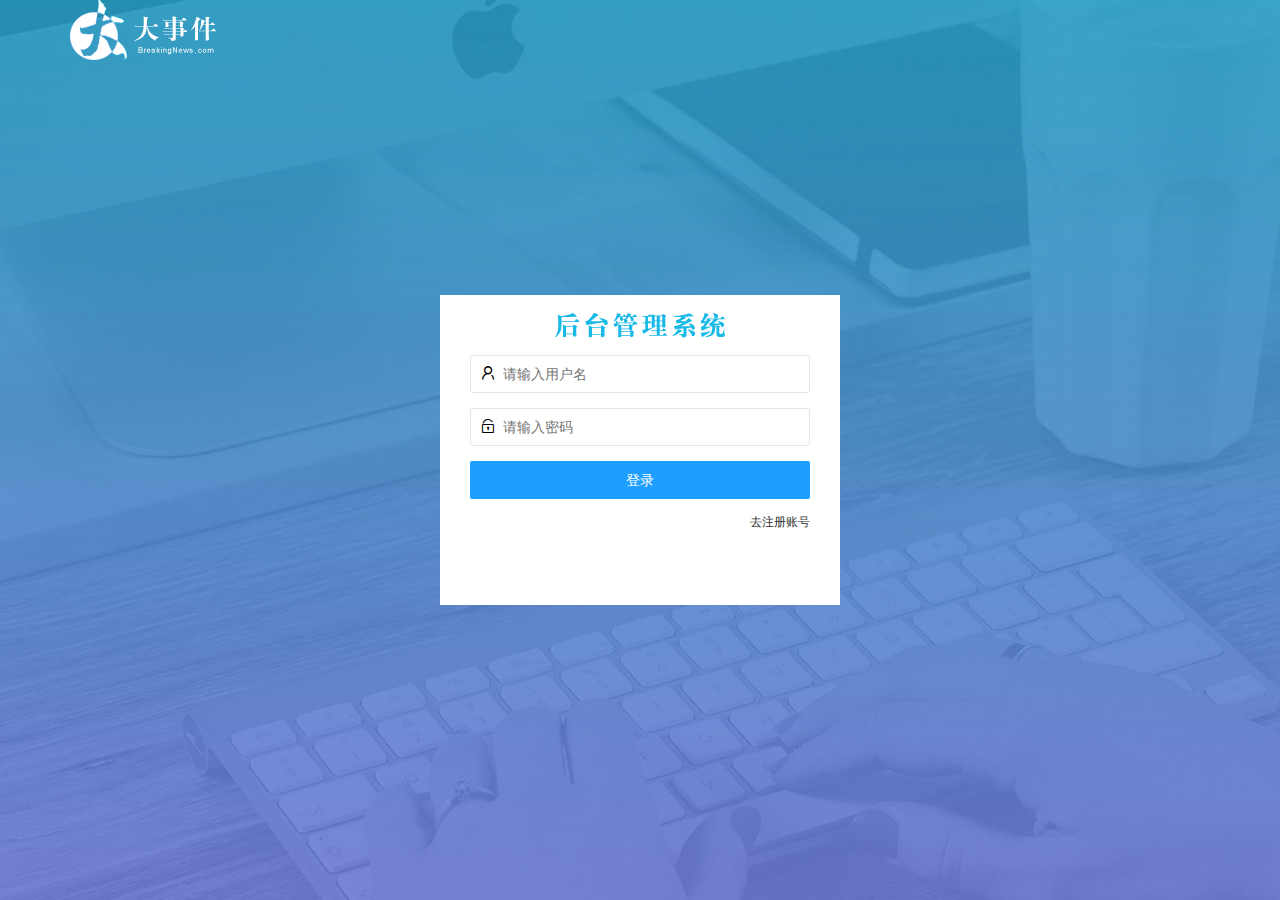
<file: login.html>
<!DOCTYPE html>
<html lang="en">

<head>
    <meta charset="UTF-8">
    <meta http-equiv="X-UA-Compatible" content="IE=edge">
    <meta name="viewport" content="width=device-width, initial-scale=1.0">
    <title>大事件</title>
    <link rel="stylesheet" href="/assets/css/login.css">
    <link rel="stylesheet" href="/assets/lib/layui/css/layui.css">
</head>

<body>
    <!-- 头部logo -->
    <div class="layui-main">
        <img src="/assets/images/logo.png" alt="">
    </div>
    <!-- 登录注册 -->
    <div class="loginAndRegBox">
        <div class="title-box"></div>
        <!-- 登录div -->
        <div class="login-box">
            <form class="layui-form" id="form_login">
                <!-- 账户 -->
                <div class="layui-form-item">
                    <div>
                        <i class="layui-icon layui-icon-username"></i>
                        <input type="text" name="username" required lay-verify="required" placeholder="请输入用户名" autocomplete="off" class="layui-input">
                    </div>
                </div>
                <!-- 密码 -->
                <div class="layui-form-item">
                    <div>
                        <i class="layui-icon layui-icon-password"></i>
                        <input type="password" name="password" required lay-verify="required|pwd" placeholder="请输入密码" autocomplete="off" class="layui-input">
                    </div>
                </div>
                <!-- 登录按钮 -->
                <div class="layui-form-item">
                    <button class="layui-btn layui-btn-fluid layui-btn-normal" lay-submit>登录</button>
                </div>
                <div class="layui-form-item links">
                    <a href="javascript:;" id="link_reg">去注册账号</a>
                </div>
            </form>
        </div>
        <!-- 注册div -->
        <div class="reg-box">
            <form class="layui-form" id="form_reg">
                <!-- 账户 -->
                <div class="layui-form-item">
                    <div>
                        <i class="layui-icon layui-icon-username"></i>
                        <input type="text" name="username" required lay-verify="required" placeholder="请输入用户名" autocomplete="off" class="layui-input">
                    </div>
                </div>
                <!-- 密码 -->
                <div class="layui-form-item">
                    <div>
                        <i class="layui-icon layui-icon-password"></i>
                        <input type="password" name="password" required lay-verify="required|pwd" placeholder="请输入密码" autocomplete="off" class="layui-input">
                    </div>
                </div>
                <div class="layui-form-item">
                    <div>
                        <i class="layui-icon layui-icon-password"></i>
                        <input type="password" name="repassword" required lay-verify="required|pwd|repwd" placeholder="再次确认密码" autocomplete="off" class="layui-input">
                    </div>
                </div>
                <!-- 注册按钮 -->
                <div class="layui-form-item">
                    <button class="layui-btn layui-btn-fluid layui-btn-normal" lay-submit>注册</button>
                </div>
                <div class="layui-form-item links">
                    <a href="javascript:;" id="link_login">去登录</a>
                </div>
            </form>

        </div>
    </div>
    <script src="/assets/lib/layui/layui.all.js"></script>
    <script src="/assets/lib/jquery.js"></script>
    <script src="/assets/js/baseAPI.js"></script>
    <script src="/assets/js/login.js"></script>
</body>

</html>
</file>
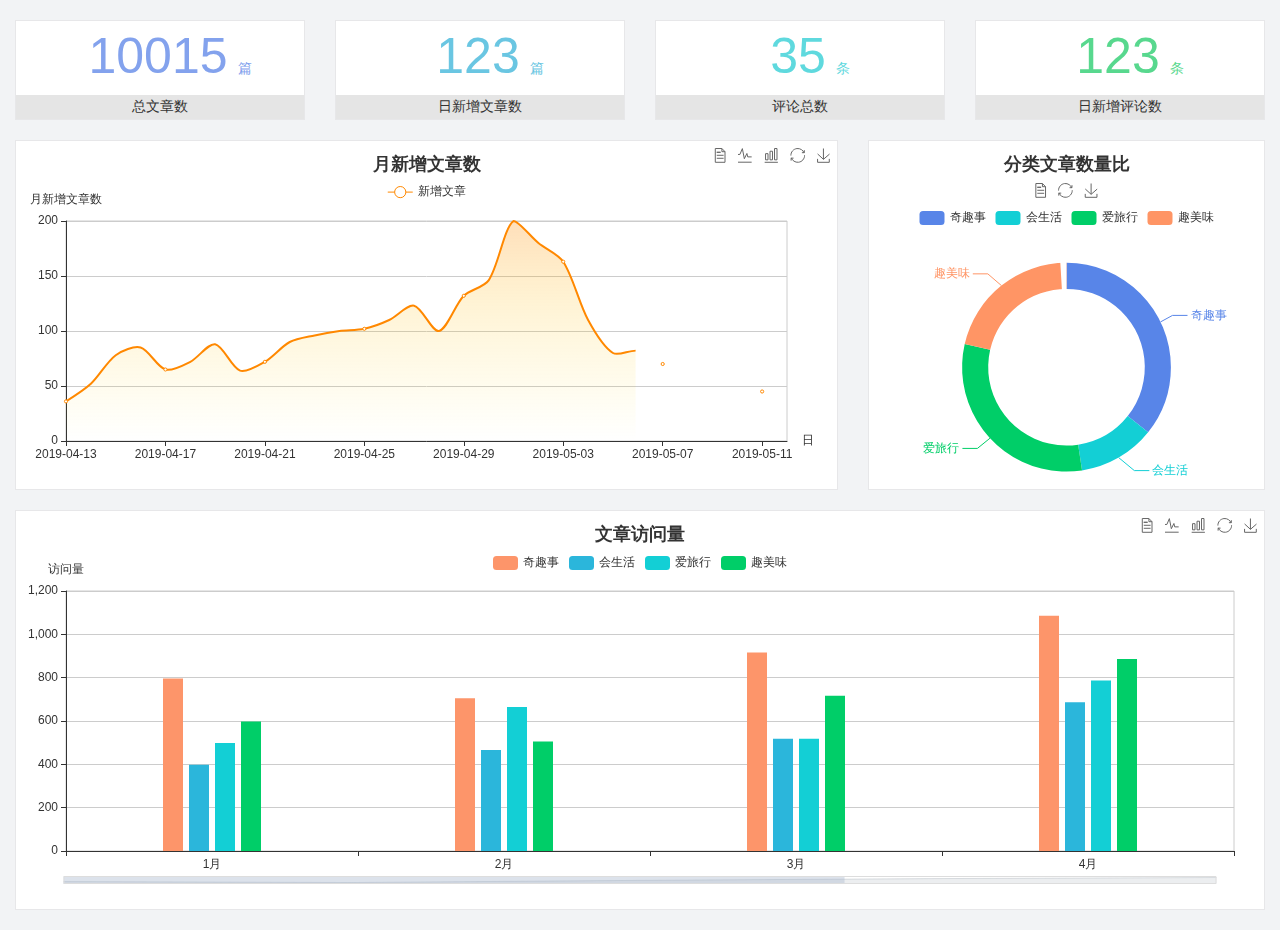
<file: home/dashboard.html>
<!DOCTYPE html>
<html lang="en">

<head>
    <meta charset="UTF-8">
    <meta name="viewport" content="width=device-width, initial-scale=1.0">
    <meta -equiv="X-UA-Compatible" content="ie=edge">
    <title>图表统计</title>
    <link rel="stylesheet" href="../../assets/lib/bootstrap.css" />
    <link rel="stylesheet" href="../../assets/lib/main.css" />
    <script src="../../assets/lib/jquery.js"></script>
    <script type="text/javascript" src="../../assets/lib/echarts.min.js"></script>
</head>

<body>
    <div class="container-fluid">
        <div class="row spannel_list">
            <div class="col-sm-3 col-xs-6">
                <div class="spannel">
                    <em>10015</em><span>篇</span>
                    <b>总文章数</b>
                </div>
            </div>
            <div class="col-sm-3 col-xs-6">
                <div class="spannel scolor01">
                    <em>123</em><span>篇</span>
                    <b>日新增文章数</b>
                </div>
            </div>
            <div class="col-sm-3 col-xs-6">
                <div class="spannel scolor02">
                    <em>35</em><span>条</span>
                    <b>评论总数</b>
                </div>
            </div>
            <div class="col-sm-3 col-xs-6">
                <div class="spannel scolor03">
                    <em>123</em><span>条</span>
                    <b>日新增评论数</b>
                </div>
            </div>
        </div>
    </div>

    <div class="container-fluid">
        <div class="row curve-pie">
            <div class="col-lg-8 col-md-8">
                <div class="gragh_pannel" id="curve_show"></div>
            </div>
            <div class="col-lg-4 col-md-4">
                <div class="gragh_pannel" id="pie_show"></div>
            </div>
        </div>
    </div>

    <div class="container-fluid">
        <div class="column_pannel" id="column_show"></div>
    </div>

    <script>
        var oChart = echarts.init(document.getElementById('curve_show'));
        var aList_all = [{
            'count': 36,
            'date': '2019-04-13'
        }, {
            'count': 52,
            'date': '2019-04-14'
        }, {
            'count': 78,
            'date': '2019-04-15'
        }, {
            'count': 85,
            'date': '2019-04-16'
        }, {
            'count': 65,
            'date': '2019-04-17'
        }, {
            'count': 72,
            'date': '2019-04-18'
        }, {
            'count': 88,
            'date': '2019-04-19'
        }, {
            'count': 64,
            'date': '2019-04-20'
        }, {
            'count': 72,
            'date': '2019-04-21'
        }, {
            'count': 90,
            'date': '2019-04-22'
        }, {
            'count': 96,
            'date': '2019-04-23'
        }, {
            'count': 100,
            'date': '2019-04-24'
        }, {
            'count': 102,
            'date': '2019-04-25'
        }, {
            'count': 110,
            'date': '2019-04-26'
        }, {
            'count': 123,
            'date': '2019-04-27'
        }, {
            'count': 100,
            'date': '2019-04-28'
        }, {
            'count': 132,
            'date': '2019-04-29'
        }, {
            'count': 146,
            'date': '2019-04-30'
        }, {
            'count': 200,
            'date': '2019-05-01'
        }, {
            'count': 180,
            'date': '2019-05-02'
        }, {
            'count': 163,
            'date': '2019-05-03'
        }, {
            'count': 110,
            'date': '2019-05-04'
        }, {
            'count': 80,
            'date': '2019-05-05'
        }, {
            'count': 82,
            'date': '2019-05-06'
        }, {
            'count': 70,
            'date': '2019-05-07'
        }, {
            'count': 65,
            'date': '2019-05-08'
        }, {
            'count': 54,
            'date': '2019-05-09'
        }, {
            'count': 40,
            'date': '2019-05-10'
        }, {
            'count': 45,
            'date': '2019-05-11'
        }, {
            'count': 38,
            'date': '2019-05-12'
        }, ];

        let aCount = [];
        let aDate = [];

        for (var i = 0; i < aList_all.length; i++) {
            aCount.push(aList_all[i].count);
            aDate.push(aList_all[i].date);
        }

        var chartopt = {
            title: {
                text: '月新增文章数',
                left: 'center',
                top: '10'
            },
            tooltip: {
                trigger: 'axis'
            },
            legend: {
                data: ['新增文章'],
                top: '40'
            },
            toolbox: {
                show: true,
                feature: {
                    mark: {
                        show: true
                    },
                    dataView: {
                        show: true,
                        readOnly: false
                    },
                    magicType: {
                        show: true,
                        type: ['line', 'bar']
                    },
                    restore: {
                        show: true
                    },
                    saveAsImage: {
                        show: true
                    }
                }
            },
            calculable: true,
            xAxis: [{
                name: '日',
                type: 'category',
                boundaryGap: false,
                data: aDate
            }],
            yAxis: [{
                name: '月新增文章数',
                type: 'value'
            }],
            series: [{
                name: '新增文章',
                type: 'line',
                smooth: true,
                itemStyle: {
                    normal: {
                        areaStyle: {
                            type: 'default'
                        },
                        color: '#f80'
                    },
                    lineStyle: {
                        color: '#f80'
                    }
                },
                data: aCount
            }],
            areaStyle: {
                normal: {
                    color: new echarts.graphic.LinearGradient(0, 0, 0, 1, [{
                        offset: 0,
                        color: 'rgba(255,136,0,0.39)'
                    }, {
                        offset: .34,
                        color: 'rgba(255,180,0,0.25)'
                    }, {
                        offset: 1,
                        color: 'rgba(255,222,0,0.00)'
                    }])

                }
            },
            grid: {
                show: true,
                x: 50,
                x2: 50,
                y: 80,
                height: 220
            }
        };

        oChart.setOption(chartopt);


        var oPie = echarts.init(document.getElementById('pie_show'));
        var oPieopt = {
            title: {
                top: 10,
                text: '分类文章数量比',
                x: 'center'
            },
            tooltip: {
                trigger: 'item',
                formatter: "{a} <br/>{b} : {c} ({d}%)"
            },
            color: ['#5885e8', '#13cfd5', '#00ce68', '#ff9565'],
            legend: {
                x: 'center',
                top: 65,
                data: ['奇趣事', '会生活', '爱旅行', '趣美味']
            },
            toolbox: {
                show: true,
                x: 'center',
                top: 35,
                feature: {
                    mark: {
                        show: true
                    },
                    dataView: {
                        show: true,
                        readOnly: false
                    },
                    magicType: {
                        show: true,
                        type: ['pie', 'funnel'],
                        option: {
                            funnel: {
                                x: '25%',
                                width: '50%',
                                funnelAlign: 'left',
                                max: 1548
                            }
                        }
                    },
                    restore: {
                        show: true
                    },
                    saveAsImage: {
                        show: true
                    }
                }
            },
            calculable: true,
            series: [{
                name: '访问来源',
                type: 'pie',
                radius: ['45%', '60%'],
                center: ['50%', '65%'],
                data: [{
                    value: 300,
                    name: '奇趣事'
                }, {
                    value: 100,
                    name: '会生活'
                }, {
                    value: 260,
                    name: '爱旅行'
                }, {
                    value: 180,
                    name: '趣美味'
                }]
            }]
        };
        oPie.setOption(oPieopt);



        var oColumn = this.echarts.init(document.getElementById('column_show'));
        var oColumnopt = {
            title: {
                text: '文章访问量',
                left: 'center',
                top: '10'
            },
            tooltip: {
                trigger: 'axis'
            },
            legend: {
                data: ['奇趣事', '会生活', '爱旅行', '趣美味'],
                top: '40'
            },
            toolbox: {
                show: true,
                feature: {
                    mark: {
                        show: true
                    },
                    dataView: {
                        show: true,
                        readOnly: false
                    },
                    magicType: {
                        show: true,
                        type: ['line', 'bar']
                    },
                    restore: {
                        show: true
                    },
                    saveAsImage: {
                        show: true
                    }
                }
            },
            calculable: true,
            xAxis: [{
                type: 'category',
                data: ['1月', '2月', '3月', '4月', '5月']
            }],
            yAxis: [{
                name: '访问量',
                type: 'value'
            }],
            series: [{
                name: '奇趣事',
                type: 'bar',
                barWidth: 20,
                itemStyle: {
                    normal: {
                        areaStyle: {
                            type: 'default'
                        },
                        color: '#fd956a'
                    }
                },
                data: [800, 708, 920, 1090, 1200]
            }, {
                name: '会生活',
                type: 'bar',
                barWidth: 20,
                itemStyle: {
                    normal: {
                        areaStyle: {
                            type: 'default'
                        },
                        color: '#2bb6db'
                    }
                },
                data: [400, 468, 520, 690, 800]
            }, {
                name: '爱旅行',
                type: 'bar',
                barWidth: 20,
                itemStyle: {
                    normal: {
                        areaStyle: {
                            type: 'default'
                        },
                        color: '#13cfd5'
                    }
                },
                data: [500, 668, 520, 790, 900]
            }, {
                name: '趣美味',
                type: 'bar',
                barWidth: 20,
                itemStyle: {
                    normal: {
                        areaStyle: {
                            type: 'default'
                        },
                        color: '#00ce68'
                    }
                },
                data: [600, 508, 720, 890, 1000]
            }],
            grid: {
                show: true,
                x: 50,
                x2: 30,
                y: 80,
                height: 260
            },
            dataZoom: [ //给x轴设置滚动条
                {
                    start: 0, //默认为0
                    end: 100 - 1000 / 31, //默认为100
                    type: 'slider',
                    show: true,
                    xAxisIndex: [0],
                    handleSize: 0, //滑动条的 左右2个滑动条的大小
                    height: 8, //组件高度
                    left: 45, //左边的距离
                    right: 50, //右边的距离
                    bottom: 26, //右边的距离
                    handleColor: '#ddd', //h滑动图标的颜色
                    handleStyle: {
                        borderColor: "#cacaca",
                        borderWidth: "1",
                        shadowBlur: 2,
                        background: "#ddd",
                        shadowColor: "#ddd",
                    }
                }
            ]
        };
        oColumn.setOption(oColumnopt);
    </script>
</body>

</html>
</file>
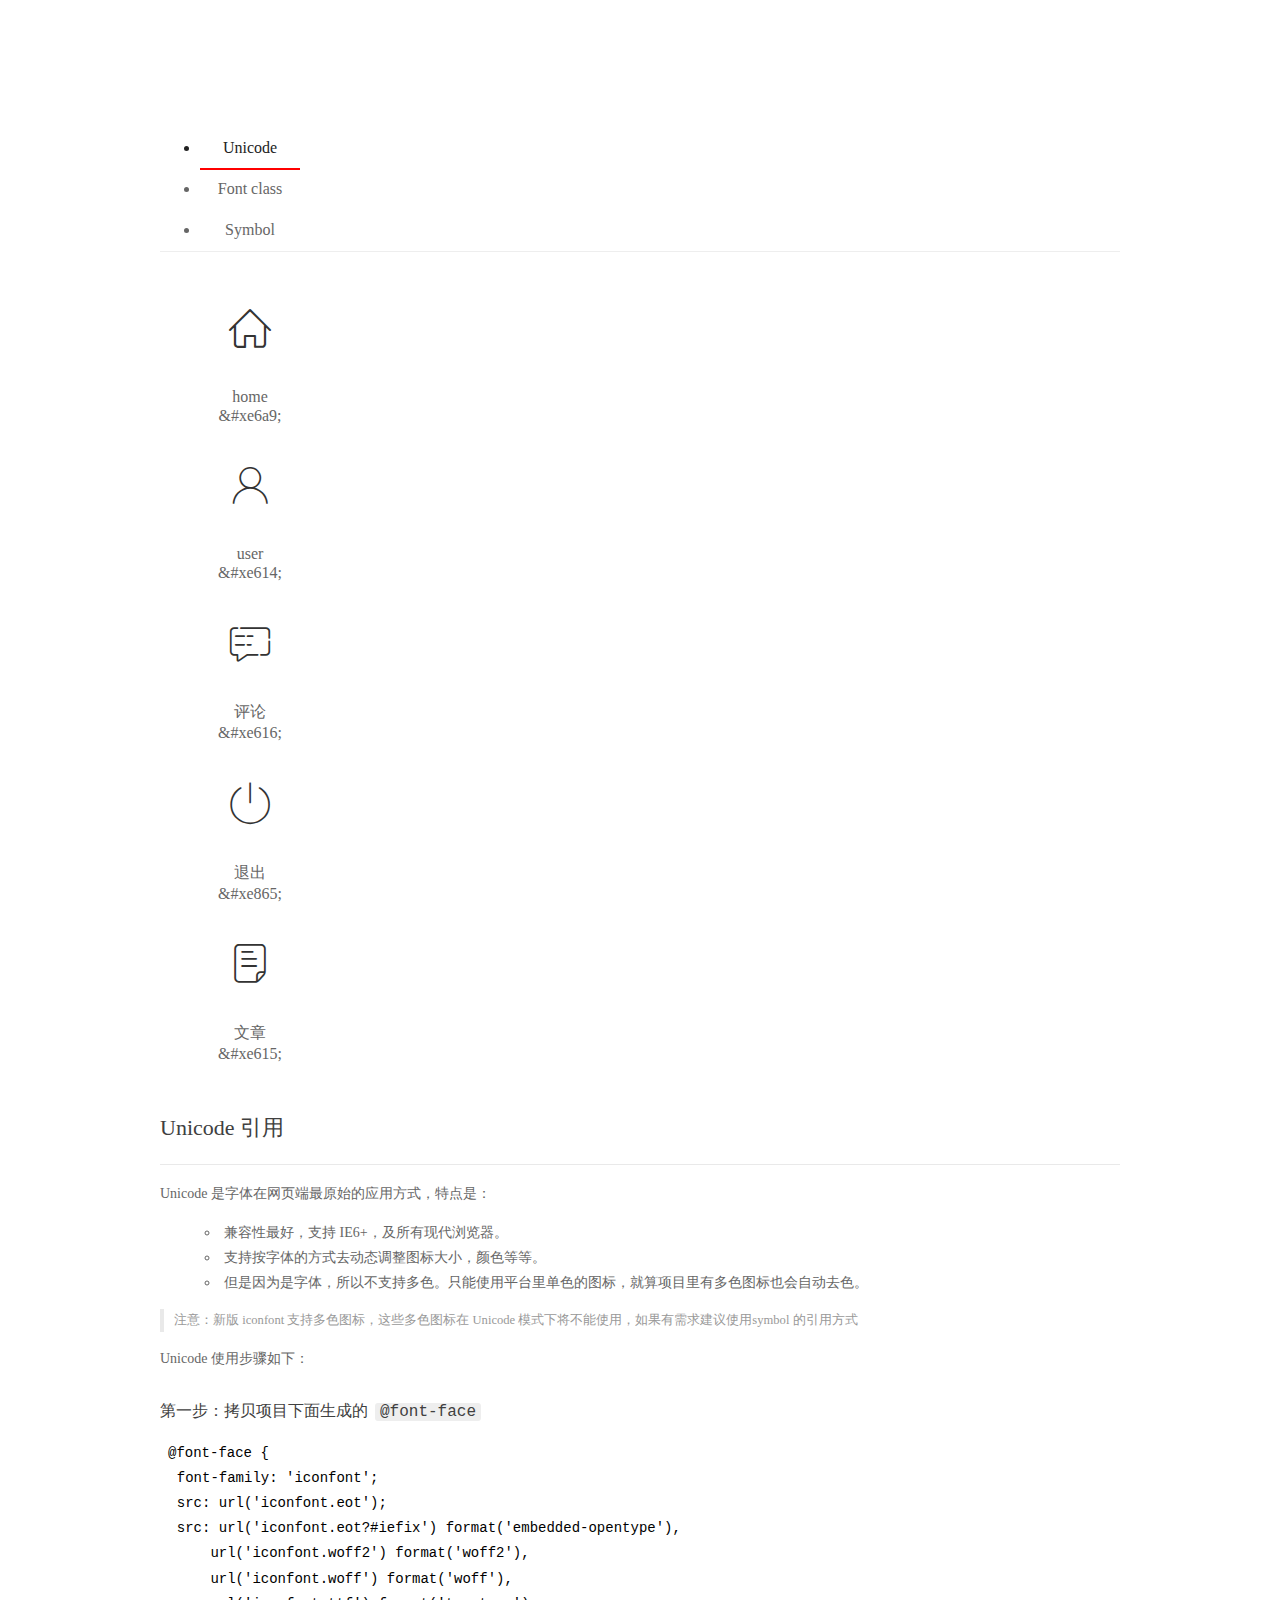
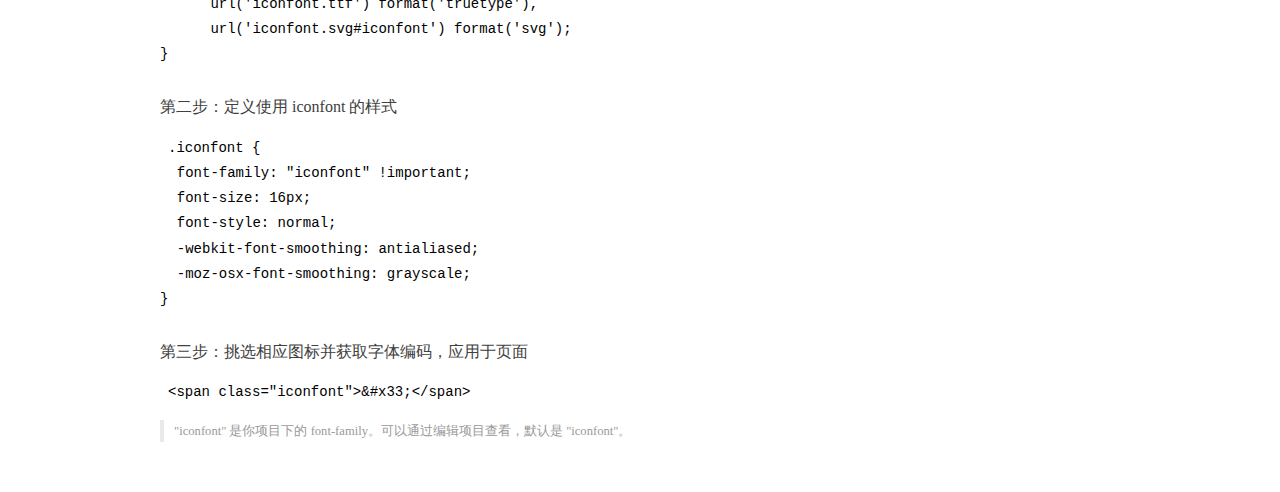
<file: assets/fonts/demo_index.html>
<!DOCTYPE html>
<html>
<head>
  <meta charset="utf-8"/>
  <title>IconFont Demo</title>
  <link rel="shortcut icon" href="https://gtms04.alicdn.com/tps/i4/TB1_oz6GVXXXXaFXpXXJDFnIXXX-64-64.ico" type="image/x-icon"/>
  <link rel="stylesheet" href="https://g.alicdn.com/thx/cube/1.3.2/cube.min.css">
  <link rel="stylesheet" href="demo.css">
  <link rel="stylesheet" href="iconfont.css">
  <script src="iconfont.js"></script>
  <!-- jQuery -->
  <script src="https://a1.alicdn.com/oss/uploads/2018/12/26/7bfddb60-08e8-11e9-9b04-53e73bb6408b.js"></script>
  <!-- 代码高亮 -->
  <script src="https://a1.alicdn.com/oss/uploads/2018/12/26/a3f714d0-08e6-11e9-8a15-ebf944d7534c.js"></script>
</head>
<body>
  <div class="main">
    <h1 class="logo"><a href="https://www.iconfont.cn/" title="iconfont 首页" target="_blank">&#xe86b;</a></h1>
    <div class="nav-tabs">
      <ul id="tabs" class="dib-box">
        <li class="dib active"><span>Unicode</span></li>
        <li class="dib"><span>Font class</span></li>
        <li class="dib"><span>Symbol</span></li>
      </ul>
      
    </div>
    <div class="tab-container">
      <div class="content unicode" style="display: block;">
          <ul class="icon_lists dib-box">
          
            <li class="dib">
              <span class="icon iconfont">&#xe6a9;</span>
                <div class="name">home</div>
                <div class="code-name">&amp;#xe6a9;</div>
              </li>
          
            <li class="dib">
              <span class="icon iconfont">&#xe614;</span>
                <div class="name">user</div>
                <div class="code-name">&amp;#xe614;</div>
              </li>
          
            <li class="dib">
              <span class="icon iconfont">&#xe616;</span>
                <div class="name">评论</div>
                <div class="code-name">&amp;#xe616;</div>
              </li>
          
            <li class="dib">
              <span class="icon iconfont">&#xe865;</span>
                <div class="name">退出</div>
                <div class="code-name">&amp;#xe865;</div>
              </li>
          
            <li class="dib">
              <span class="icon iconfont">&#xe615;</span>
                <div class="name">文章</div>
                <div class="code-name">&amp;#xe615;</div>
              </li>
          
          </ul>
          <div class="article markdown">
          <h2 id="unicode-">Unicode 引用</h2>
          <hr>

          <p>Unicode 是字体在网页端最原始的应用方式，特点是：</p>
          <ul>
            <li>兼容性最好，支持 IE6+，及所有现代浏览器。</li>
            <li>支持按字体的方式去动态调整图标大小，颜色等等。</li>
            <li>但是因为是字体，所以不支持多色。只能使用平台里单色的图标，就算项目里有多色图标也会自动去色。</li>
          </ul>
          <blockquote>
            <p>注意：新版 iconfont 支持多色图标，这些多色图标在 Unicode 模式下将不能使用，如果有需求建议使用symbol 的引用方式</p>
          </blockquote>
          <p>Unicode 使用步骤如下：</p>
          <h3 id="-font-face">第一步：拷贝项目下面生成的 <code>@font-face</code></h3>
<pre><code class="language-css"
>@font-face {
  font-family: 'iconfont';
  src: url('iconfont.eot');
  src: url('iconfont.eot?#iefix') format('embedded-opentype'),
      url('iconfont.woff2') format('woff2'),
      url('iconfont.woff') format('woff'),
      url('iconfont.ttf') format('truetype'),
      url('iconfont.svg#iconfont') format('svg');
}
</code></pre>
          <h3 id="-iconfont-">第二步：定义使用 iconfont 的样式</h3>
<pre><code class="language-css"
>.iconfont {
  font-family: "iconfont" !important;
  font-size: 16px;
  font-style: normal;
  -webkit-font-smoothing: antialiased;
  -moz-osx-font-smoothing: grayscale;
}
</code></pre>
          <h3 id="-">第三步：挑选相应图标并获取字体编码，应用于页面</h3>
<pre>
<code class="language-html"
>&lt;span class="iconfont"&gt;&amp;#x33;&lt;/span&gt;
</code></pre>
          <blockquote>
            <p>"iconfont" 是你项目下的 font-family。可以通过编辑项目查看，默认是 "iconfont"。</p>
          </blockquote>
          </div>
      </div>
      <div class="content font-class">
        <ul class="icon_lists dib-box">
          
          <li class="dib">
            <span class="icon iconfont icon-home"></span>
            <div class="name">
              home
            </div>
            <div class="code-name">.icon-home
            </div>
          </li>
          
          <li class="dib">
            <span class="icon iconfont icon-user"></span>
            <div class="name">
              user
            </div>
            <div class="code-name">.icon-user
            </div>
          </li>
          
          <li class="dib">
            <span class="icon iconfont icon-pinglun"></span>
            <div class="name">
              评论
            </div>
            <div class="code-name">.icon-pinglun
            </div>
          </li>
          
          <li class="dib">
            <span class="icon iconfont icon-tuichu"></span>
            <div class="name">
              退出
            </div>
            <div class="code-name">.icon-tuichu
            </div>
          </li>
          
          <li class="dib">
            <span class="icon iconfont icon-16"></span>
            <div class="name">
              文章
            </div>
            <div class="code-name">.icon-16
            </div>
          </li>
          
        </ul>
        <div class="article markdown">
        <h2 id="font-class-">font-class 引用</h2>
        <hr>

        <p>font-class 是 Unicode 使用方式的一种变种，主要是解决 Unicode 书写不直观，语意不明确的问题。</p>
        <p>与 Unicode 使用方式相比，具有如下特点：</p>
        <ul>
          <li>兼容性良好，支持 IE8+，及所有现代浏览器。</li>
          <li>相比于 Unicode 语意明确，书写更直观。可以很容易分辨这个 icon 是什么。</li>
          <li>因为使用 class 来定义图标，所以当要替换图标时，只需要修改 class 里面的 Unicode 引用。</li>
          <li>不过因为本质上还是使用的字体，所以多色图标还是不支持的。</li>
        </ul>
        <p>使用步骤如下：</p>
        <h3 id="-fontclass-">第一步：引入项目下面生成的 fontclass 代码：</h3>
<pre><code class="language-html">&lt;link rel="stylesheet" href="./iconfont.css"&gt;
</code></pre>
        <h3 id="-">第二步：挑选相应图标并获取类名，应用于页面：</h3>
<pre><code class="language-html">&lt;span class="iconfont icon-xxx"&gt;&lt;/span&gt;
</code></pre>
        <blockquote>
          <p>"
            iconfont" 是你项目下的 font-family。可以通过编辑项目查看，默认是 "iconfont"。</p>
        </blockquote>
      </div>
      </div>
      <div class="content symbol">
          <ul class="icon_lists dib-box">
          
            <li class="dib">
                <svg class="icon svg-icon" aria-hidden="true">
                  <use xlink:href="#icon-home"></use>
                </svg>
                <div class="name">home</div>
                <div class="code-name">#icon-home</div>
            </li>
          
            <li class="dib">
                <svg class="icon svg-icon" aria-hidden="true">
                  <use xlink:href="#icon-user"></use>
                </svg>
                <div class="name">user</div>
                <div class="code-name">#icon-user</div>
            </li>
          
            <li class="dib">
                <svg class="icon svg-icon" aria-hidden="true">
                  <use xlink:href="#icon-pinglun"></use>
                </svg>
                <div class="name">评论</div>
                <div class="code-name">#icon-pinglun</div>
            </li>
          
            <li class="dib">
                <svg class="icon svg-icon" aria-hidden="true">
                  <use xlink:href="#icon-tuichu"></use>
                </svg>
                <div class="name">退出</div>
                <div class="code-name">#icon-tuichu</div>
            </li>
          
            <li class="dib">
                <svg class="icon svg-icon" aria-hidden="true">
                  <use xlink:href="#icon-16"></use>
                </svg>
                <div class="name">文章</div>
                <div class="code-name">#icon-16</div>
            </li>
          
          </ul>
          <div class="article markdown">
          <h2 id="symbol-">Symbol 引用</h2>
          <hr>

          <p>这是一种全新的使用方式，应该说这才是未来的主流，也是平台目前推荐的用法。相关介绍可以参考这篇<a href="">文章</a>
            这种用法其实是做了一个 SVG 的集合，与另外两种相比具有如下特点：</p>
          <ul>
            <li>支持多色图标了，不再受单色限制。</li>
            <li>通过一些技巧，支持像字体那样，通过 <code>font-size</code>, <code>color</code> 来调整样式。</li>
            <li>兼容性较差，支持 IE9+，及现代浏览器。</li>
            <li>浏览器渲染 SVG 的性能一般，还不如 png。</li>
          </ul>
          <p>使用步骤如下：</p>
          <h3 id="-symbol-">第一步：引入项目下面生成的 symbol 代码：</h3>
<pre><code class="language-html">&lt;script src="./iconfont.js"&gt;&lt;/script&gt;
</code></pre>
          <h3 id="-css-">第二步：加入通用 CSS 代码（引入一次就行）：</h3>
<pre><code class="language-html">&lt;style&gt;
.icon {
  width: 1em;
  height: 1em;
  vertical-align: -0.15em;
  fill: currentColor;
  overflow: hidden;
}
&lt;/style&gt;
</code></pre>
          <h3 id="-">第三步：挑选相应图标并获取类名，应用于页面：</h3>
<pre><code class="language-html">&lt;svg class="icon" aria-hidden="true"&gt;
  &lt;use xlink:href="#icon-xxx"&gt;&lt;/use&gt;
&lt;/svg&gt;
</code></pre>
          </div>
      </div>

    </div>
  </div>
  <script>
  $(document).ready(function () {
      $('.tab-container .content:first').show()

      $('#tabs li').click(function (e) {
        var tabContent = $('.tab-container .content')
        var index = $(this).index()

        if ($(this).hasClass('active')) {
          return
        } else {
          $('#tabs li').removeClass('active')
          $(this).addClass('active')

          tabContent.hide().eq(index).fadeIn()
        }
      })
    })
  </script>
</body>
</html>
</file>
<file: assets/css/login.css>
html,
body {
    margin: 0;
    padding: 0;
    height: 100%;
    height: 100%;
    background: url("/assets/images/login_bg.jpg") no-repeat center;
    background-size: cover;
}

.loginAndRegBox {
    width: 400px;
    height: 310px;
    background-color: #fff;
    position: absolute;
    left: 50%;
    top: 50%;
    transform: translate(-50%, -50%);
}

.title-box {
    height: 60px;
    background: url("/assets/images/login_title.png") no-repeat center;
}

.reg-box {
    display: none;
}

.layui-form {
    padding: 0 30px;
}

.links {
    display: flex;
    justify-content: flex-end;
}

.links {
    font-size: 12px;
}

.layui-form-item {
    position: relative;
}

.layui-icon {
    position: absolute;
    top: 10px;
    left: 10px;
}

.layui-input {
    padding-left: 32px !important;
}
</file>
<file: assets/lib/layui/css/layui.css>
/** layui-v2.5.5 MIT License By https://www.layui.com */
 .layui-inline,img{display:inline-block;vertical-align:middle}h1,h2,h3,h4,h5,h6{font-weight:400}.layui-edge,.layui-header,.layui-inline,.layui-main{position:relative}.layui-body,.layui-edge,.layui-elip{overflow:hidden}.layui-btn,.layui-edge,.layui-inline,img{vertical-align:middle}.layui-btn,.layui-disabled,.layui-icon,.layui-unselect{-moz-user-select:none;-webkit-user-select:none;-ms-user-select:none}.layui-elip,.layui-form-checkbox span,.layui-form-pane .layui-form-label{text-overflow:ellipsis;white-space:nowrap}.layui-breadcrumb,.layui-tree-btnGroup{visibility:hidden}blockquote,body,button,dd,div,dl,dt,form,h1,h2,h3,h4,h5,h6,input,li,ol,p,pre,td,textarea,th,ul{margin:0;padding:0;-webkit-tap-highlight-color:rgba(0,0,0,0)}a:active,a:hover{outline:0}img{border:none}li{list-style:none}table{border-collapse:collapse;border-spacing:0}h4,h5,h6{font-size:100%}button,input,optgroup,option,select,textarea{font-family:inherit;font-size:inherit;font-style:inherit;font-weight:inherit;outline:0}pre{white-space:pre-wrap;white-space:-moz-pre-wrap;white-space:-pre-wrap;white-space:-o-pre-wrap;word-wrap:break-word}body{line-height:24px;font:14px Helvetica Neue,Helvetica,PingFang SC,Tahoma,Arial,sans-serif}hr{height:1px;margin:10px 0;border:0;clear:both}a{color:#333;text-decoration:none}a:hover{color:#777}a cite{font-style:normal;*cursor:pointer}.layui-border-box,.layui-border-box *{box-sizing:border-box}.layui-box,.layui-box *{box-sizing:content-box}.layui-clear{clear:both;*zoom:1}.layui-clear:after{content:'\20';clear:both;*zoom:1;display:block;height:0}.layui-inline{*display:inline;*zoom:1}.layui-edge{display:inline-block;width:0;height:0;border-width:6px;border-style:dashed;border-color:transparent}.layui-edge-top{top:-4px;border-bottom-color:#999;border-bottom-style:solid}.layui-edge-right{border-left-color:#999;border-left-style:solid}.layui-edge-bottom{top:2px;border-top-color:#999;border-top-style:solid}.layui-edge-left{border-right-color:#999;border-right-style:solid}.layui-disabled,.layui-disabled:hover{color:#d2d2d2!important;cursor:not-allowed!important}.layui-circle{border-radius:100%}.layui-show{display:block!important}.layui-hide{display:none!important}@font-face{font-family:layui-icon;src:url(../font/iconfont.eot?v=250);src:url(../font/iconfont.eot?v=250#iefix) format('embedded-opentype'),url(../font/iconfont.woff2?v=250) format('woff2'),url(../font/iconfont.woff?v=250) format('woff'),url(../font/iconfont.ttf?v=250) format('truetype'),url(../font/iconfont.svg?v=250#layui-icon) format('svg')}.layui-icon{font-family:layui-icon!important;font-size:16px;font-style:normal;-webkit-font-smoothing:antialiased;-moz-osx-font-smoothing:grayscale}.layui-icon-reply-fill:before{content:"\e611"}.layui-icon-set-fill:before{content:"\e614"}.layui-icon-menu-fill:before{content:"\e60f"}.layui-icon-search:before{content:"\e615"}.layui-icon-share:before{content:"\e641"}.layui-icon-set-sm:before{content:"\e620"}.layui-icon-engine:before{content:"\e628"}.layui-icon-close:before{content:"\1006"}.layui-icon-close-fill:before{content:"\1007"}.layui-icon-chart-screen:before{content:"\e629"}.layui-icon-star:before{content:"\e600"}.layui-icon-circle-dot:before{content:"\e617"}.layui-icon-chat:before{content:"\e606"}.layui-icon-release:before{content:"\e609"}.layui-icon-list:before{content:"\e60a"}.layui-icon-chart:before{content:"\e62c"}.layui-icon-ok-circle:before{content:"\1005"}.layui-icon-layim-theme:before{content:"\e61b"}.layui-icon-table:before{content:"\e62d"}.layui-icon-right:before{content:"\e602"}.layui-icon-left:before{content:"\e603"}.layui-icon-cart-simple:before{content:"\e698"}.layui-icon-face-cry:before{content:"\e69c"}.layui-icon-face-smile:before{content:"\e6af"}.layui-icon-survey:before{content:"\e6b2"}.layui-icon-tree:before{content:"\e62e"}.layui-icon-upload-circle:before{content:"\e62f"}.layui-icon-add-circle:before{content:"\e61f"}.layui-icon-download-circle:before{content:"\e601"}.layui-icon-templeate-1:before{content:"\e630"}.layui-icon-util:before{content:"\e631"}.layui-icon-face-surprised:before{content:"\e664"}.layui-icon-edit:before{content:"\e642"}.layui-icon-speaker:before{content:"\e645"}.layui-icon-down:before{content:"\e61a"}.layui-icon-file:before{content:"\e621"}.layui-icon-layouts:before{content:"\e632"}.layui-icon-rate-half:before{content:"\e6c9"}.layui-icon-add-circle-fine:before{content:"\e608"}.layui-icon-prev-circle:before{content:"\e633"}.layui-icon-read:before{content:"\e705"}.layui-icon-404:before{content:"\e61c"}.layui-icon-carousel:before{content:"\e634"}.layui-icon-help:before{content:"\e607"}.layui-icon-code-circle:before{content:"\e635"}.layui-icon-water:before{content:"\e636"}.layui-icon-username:before{content:"\e66f"}.layui-icon-find-fill:before{content:"\e670"}.layui-icon-about:before{content:"\e60b"}.layui-icon-location:before{content:"\e715"}.layui-icon-up:before{content:"\e619"}.layui-icon-pause:before{content:"\e651"}.layui-icon-date:before{content:"\e637"}.layui-icon-layim-uploadfile:before{content:"\e61d"}.layui-icon-delete:before{content:"\e640"}.layui-icon-play:before{content:"\e652"}.layui-icon-top:before{content:"\e604"}.layui-icon-friends:before{content:"\e612"}.layui-icon-refresh-3:before{content:"\e9aa"}.layui-icon-ok:before{content:"\e605"}.layui-icon-layer:before{content:"\e638"}.layui-icon-face-smile-fine:before{content:"\e60c"}.layui-icon-dollar:before{content:"\e659"}.layui-icon-group:before{content:"\e613"}.layui-icon-layim-download:before{content:"\e61e"}.layui-icon-picture-fine:before{content:"\e60d"}.layui-icon-link:before{content:"\e64c"}.layui-icon-diamond:before{content:"\e735"}.layui-icon-log:before{content:"\e60e"}.layui-icon-rate-solid:before{content:"\e67a"}.layui-icon-fonts-del:before{content:"\e64f"}.layui-icon-unlink:before{content:"\e64d"}.layui-icon-fonts-clear:before{content:"\e639"}.layui-icon-triangle-r:before{content:"\e623"}.layui-icon-circle:before{content:"\e63f"}.layui-icon-radio:before{content:"\e643"}.layui-icon-align-center:before{content:"\e647"}.layui-icon-align-right:before{content:"\e648"}.layui-icon-align-left:before{content:"\e649"}.layui-icon-loading-1:before{content:"\e63e"}.layui-icon-return:before{content:"\e65c"}.layui-icon-fonts-strong:before{content:"\e62b"}.layui-icon-upload:before{content:"\e67c"}.layui-icon-dialogue:before{content:"\e63a"}.layui-icon-video:before{content:"\e6ed"}.layui-icon-headset:before{content:"\e6fc"}.layui-icon-cellphone-fine:before{content:"\e63b"}.layui-icon-add-1:before{content:"\e654"}.layui-icon-face-smile-b:before{content:"\e650"}.layui-icon-fonts-html:before{content:"\e64b"}.layui-icon-form:before{content:"\e63c"}.layui-icon-cart:before{content:"\e657"}.layui-icon-camera-fill:before{content:"\e65d"}.layui-icon-tabs:before{content:"\e62a"}.layui-icon-fonts-code:before{content:"\e64e"}.layui-icon-fire:before{content:"\e756"}.layui-icon-set:before{content:"\e716"}.layui-icon-fonts-u:before{content:"\e646"}.layui-icon-triangle-d:before{content:"\e625"}.layui-icon-tips:before{content:"\e702"}.layui-icon-picture:before{content:"\e64a"}.layui-icon-more-vertical:before{content:"\e671"}.layui-icon-flag:before{content:"\e66c"}.layui-icon-loading:before{content:"\e63d"}.layui-icon-fonts-i:before{content:"\e644"}.layui-icon-refresh-1:before{content:"\e666"}.layui-icon-rmb:before{content:"\e65e"}.layui-icon-home:before{content:"\e68e"}.layui-icon-user:before{content:"\e770"}.layui-icon-notice:before{content:"\e667"}.layui-icon-login-weibo:before{content:"\e675"}.layui-icon-voice:before{content:"\e688"}.layui-icon-upload-drag:before{content:"\e681"}.layui-icon-login-qq:before{content:"\e676"}.layui-icon-snowflake:before{content:"\e6b1"}.layui-icon-file-b:before{content:"\e655"}.layui-icon-template:before{content:"\e663"}.layui-icon-auz:before{content:"\e672"}.layui-icon-console:before{content:"\e665"}.layui-icon-app:before{content:"\e653"}.layui-icon-prev:before{content:"\e65a"}.layui-icon-website:before{content:"\e7ae"}.layui-icon-next:before{content:"\e65b"}.layui-icon-component:before{content:"\e857"}.layui-icon-more:before{content:"\e65f"}.layui-icon-login-wechat:before{content:"\e677"}.layui-icon-shrink-right:before{content:"\e668"}.layui-icon-spread-left:before{content:"\e66b"}.layui-icon-camera:before{content:"\e660"}.layui-icon-note:before{content:"\e66e"}.layui-icon-refresh:before{content:"\e669"}.layui-icon-female:before{content:"\e661"}.layui-icon-male:before{content:"\e662"}.layui-icon-password:before{content:"\e673"}.layui-icon-senior:before{content:"\e674"}.layui-icon-theme:before{content:"\e66a"}.layui-icon-tread:before{content:"\e6c5"}.layui-icon-praise:before{content:"\e6c6"}.layui-icon-star-fill:before{content:"\e658"}.layui-icon-rate:before{content:"\e67b"}.layui-icon-template-1:before{content:"\e656"}.layui-icon-vercode:before{content:"\e679"}.layui-icon-cellphone:before{content:"\e678"}.layui-icon-screen-full:before{content:"\e622"}.layui-icon-screen-restore:before{content:"\e758"}.layui-icon-cols:before{content:"\e610"}.layui-icon-export:before{content:"\e67d"}.layui-icon-print:before{content:"\e66d"}.layui-icon-slider:before{content:"\e714"}.layui-icon-addition:before{content:"\e624"}.layui-icon-subtraction:before{content:"\e67e"}.layui-icon-service:before{content:"\e626"}.layui-icon-transfer:before{content:"\e691"}.layui-main{width:1140px;margin:0 auto}.layui-header{z-index:1000;height:60px}.layui-header a:hover{transition:all .5s;-webkit-transition:all .5s}.layui-side{position:fixed;left:0;top:0;bottom:0;z-index:999;width:200px;overflow-x:hidden}.layui-side-scroll{position:relative;width:220px;height:100%;overflow-x:hidden}.layui-body{position:absolute;left:200px;right:0;top:0;bottom:0;z-index:998;width:auto;overflow-y:auto;box-sizing:border-box}.layui-layout-body{overflow:hidden}.layui-layout-admin .layui-header{background-color:#23262E}.layui-layout-admin .layui-side{top:60px;width:200px;overflow-x:hidden}.layui-layout-admin .layui-body{position:fixed;top:60px;bottom:44px}.layui-layout-admin .layui-main{width:auto;margin:0 15px}.layui-layout-admin .layui-footer{position:fixed;left:200px;right:0;bottom:0;height:44px;line-height:44px;padding:0 15px;background-color:#eee}.layui-layout-admin .layui-logo{position:absolute;left:0;top:0;width:200px;height:100%;line-height:60px;text-align:center;color:#009688;font-size:16px}.layui-layout-admin .layui-header .layui-nav{background:0 0}.layui-layout-left{position:absolute!important;left:200px;top:0}.layui-layout-right{position:absolute!important;right:0;top:0}.layui-container{position:relative;margin:0 auto;padding:0 15px;box-sizing:border-box}.layui-fluid{position:relative;margin:0 auto;padding:0 15px}.layui-row:after,.layui-row:before{content:'';display:block;clear:both}.layui-col-lg1,.layui-col-lg10,.layui-col-lg11,.layui-col-lg12,.layui-col-lg2,.layui-col-lg3,.layui-col-lg4,.layui-col-lg5,.layui-col-lg6,.layui-col-lg7,.layui-col-lg8,.layui-col-lg9,.layui-col-md1,.layui-col-md10,.layui-col-md11,.layui-col-md12,.layui-col-md2,.layui-col-md3,.layui-col-md4,.layui-col-md5,.layui-col-md6,.layui-col-md7,.layui-col-md8,.layui-col-md9,.layui-col-sm1,.layui-col-sm10,.layui-col-sm11,.layui-col-sm12,.layui-col-sm2,.layui-col-sm3,.layui-col-sm4,.layui-col-sm5,.layui-col-sm6,.layui-col-sm7,.layui-col-sm8,.layui-col-sm9,.layui-col-xs1,.layui-col-xs10,.layui-col-xs11,.layui-col-xs12,.layui-col-xs2,.layui-col-xs3,.layui-col-xs4,.layui-col-xs5,.layui-col-xs6,.layui-col-xs7,.layui-col-xs8,.layui-col-xs9{position:relative;display:block;box-sizing:border-box}.layui-col-xs1,.layui-col-xs10,.layui-col-xs11,.layui-col-xs12,.layui-col-xs2,.layui-col-xs3,.layui-col-xs4,.layui-col-xs5,.layui-col-xs6,.layui-col-xs7,.layui-col-xs8,.layui-col-xs9{float:left}.layui-col-xs1{width:8.33333333%}.layui-col-xs2{width:16.66666667%}.layui-col-xs3{width:25%}.layui-col-xs4{width:33.33333333%}.layui-col-xs5{width:41.66666667%}.layui-col-xs6{width:50%}.layui-col-xs7{width:58.33333333%}.layui-col-xs8{width:66.66666667%}.layui-col-xs9{width:75%}.layui-col-xs10{width:83.33333333%}.layui-col-xs11{width:91.66666667%}.layui-col-xs12{width:100%}.layui-col-xs-offset1{margin-left:8.33333333%}.layui-col-xs-offset2{margin-left:16.66666667%}.layui-col-xs-offset3{margin-left:25%}.layui-col-xs-offset4{margin-left:33.33333333%}.layui-col-xs-offset5{margin-left:41.66666667%}.layui-col-xs-offset6{margin-left:50%}.layui-col-xs-offset7{margin-left:58.33333333%}.layui-col-xs-offset8{margin-left:66.66666667%}.layui-col-xs-offset9{margin-left:75%}.layui-col-xs-offset10{margin-left:83.33333333%}.layui-col-xs-offset11{margin-left:91.66666667%}.layui-col-xs-offset12{margin-left:100%}@media screen and (max-width:768px){.layui-hide-xs{display:none!important}.layui-show-xs-block{display:block!important}.layui-show-xs-inline{display:inline!important}.layui-show-xs-inline-block{display:inline-block!important}}@media screen and (min-width:768px){.layui-container{width:750px}.layui-hide-sm{display:none!important}.layui-show-sm-block{display:block!important}.layui-show-sm-inline{display:inline!important}.layui-show-sm-inline-block{display:inline-block!important}.layui-col-sm1,.layui-col-sm10,.layui-col-sm11,.layui-col-sm12,.layui-col-sm2,.layui-col-sm3,.layui-col-sm4,.layui-col-sm5,.layui-col-sm6,.layui-col-sm7,.layui-col-sm8,.layui-col-sm9{float:left}.layui-col-sm1{width:8.33333333%}.layui-col-sm2{width:16.66666667%}.layui-col-sm3{width:25%}.layui-col-sm4{width:33.33333333%}.layui-col-sm5{width:41.66666667%}.layui-col-sm6{width:50%}.layui-col-sm7{width:58.33333333%}.layui-col-sm8{width:66.66666667%}.layui-col-sm9{width:75%}.layui-col-sm10{width:83.33333333%}.layui-col-sm11{width:91.66666667%}.layui-col-sm12{width:100%}.layui-col-sm-offset1{margin-left:8.33333333%}.layui-col-sm-offset2{margin-left:16.66666667%}.layui-col-sm-offset3{margin-left:25%}.layui-col-sm-offset4{margin-left:33.33333333%}.layui-col-sm-offset5{margin-left:41.66666667%}.layui-col-sm-offset6{margin-left:50%}.layui-col-sm-offset7{margin-left:58.33333333%}.layui-col-sm-offset8{margin-left:66.66666667%}.layui-col-sm-offset9{margin-left:75%}.layui-col-sm-offset10{margin-left:83.33333333%}.layui-col-sm-offset11{margin-left:91.66666667%}.layui-col-sm-offset12{margin-left:100%}}@media screen and (min-width:992px){.layui-container{width:970px}.layui-hide-md{display:none!important}.layui-show-md-block{display:block!important}.layui-show-md-inline{display:inline!important}.layui-show-md-inline-block{display:inline-block!important}.layui-col-md1,.layui-col-md10,.layui-col-md11,.layui-col-md12,.layui-col-md2,.layui-col-md3,.layui-col-md4,.layui-col-md5,.layui-col-md6,.layui-col-md7,.layui-col-md8,.layui-col-md9{float:left}.layui-col-md1{width:8.33333333%}.layui-col-md2{width:16.66666667%}.layui-col-md3{width:25%}.layui-col-md4{width:33.33333333%}.layui-col-md5{width:41.66666667%}.layui-col-md6{width:50%}.layui-col-md7{width:58.33333333%}.layui-col-md8{width:66.66666667%}.layui-col-md9{width:75%}.layui-col-md10{width:83.33333333%}.layui-col-md11{width:91.66666667%}.layui-col-md12{width:100%}.layui-col-md-offset1{margin-left:8.33333333%}.layui-col-md-offset2{margin-left:16.66666667%}.layui-col-md-offset3{margin-left:25%}.layui-col-md-offset4{margin-left:33.33333333%}.layui-col-md-offset5{margin-left:41.66666667%}.layui-col-md-offset6{margin-left:50%}.layui-col-md-offset7{margin-left:58.33333333%}.layui-col-md-offset8{margin-left:66.66666667%}.layui-col-md-offset9{margin-left:75%}.layui-col-md-offset10{margin-left:83.33333333%}.layui-col-md-offset11{margin-left:91.66666667%}.layui-col-md-offset12{margin-left:100%}}@media screen and (min-width:1200px){.layui-container{width:1170px}.layui-hide-lg{display:none!important}.layui-show-lg-block{display:block!important}.layui-show-lg-inline{display:inline!important}.layui-show-lg-inline-block{display:inline-block!important}.layui-col-lg1,.layui-col-lg10,.layui-col-lg11,.layui-col-lg12,.layui-col-lg2,.layui-col-lg3,.layui-col-lg4,.layui-col-lg5,.layui-col-lg6,.layui-col-lg7,.layui-col-lg8,.layui-col-lg9{float:left}.layui-col-lg1{width:8.33333333%}.layui-col-lg2{width:16.66666667%}.layui-col-lg3{width:25%}.layui-col-lg4{width:33.33333333%}.layui-col-lg5{width:41.66666667%}.layui-col-lg6{width:50%}.layui-col-lg7{width:58.33333333%}.layui-col-lg8{width:66.66666667%}.layui-col-lg9{width:75%}.layui-col-lg10{width:83.33333333%}.layui-col-lg11{width:91.66666667%}.layui-col-lg12{width:100%}.layui-col-lg-offset1{margin-left:8.33333333%}.layui-col-lg-offset2{margin-left:16.66666667%}.layui-col-lg-offset3{margin-left:25%}.layui-col-lg-offset4{margin-left:33.33333333%}.layui-col-lg-offset5{margin-left:41.66666667%}.layui-col-lg-offset6{margin-left:50%}.layui-col-lg-offset7{margin-left:58.33333333%}.layui-col-lg-offset8{margin-left:66.66666667%}.layui-col-lg-offset9{margin-left:75%}.layui-col-lg-offset10{margin-left:83.33333333%}.layui-col-lg-offset11{margin-left:91.66666667%}.layui-col-lg-offset12{margin-left:100%}}.layui-col-space1{margin:-.5px}.layui-col-space1>*{padding:.5px}.layui-col-space3{margin:-1.5px}.layui-col-space3>*{padding:1.5px}.layui-col-space5{margin:-2.5px}.layui-col-space5>*{padding:2.5px}.layui-col-space8{margin:-3.5px}.layui-col-space8>*{padding:3.5px}.layui-col-space10{margin:-5px}.layui-col-space10>*{padding:5px}.layui-col-space12{margin:-6px}.layui-col-space12>*{padding:6px}.layui-col-space15{margin:-7.5px}.layui-col-space15>*{padding:7.5px}.layui-col-space18{margin:-9px}.layui-col-space18>*{padding:9px}.layui-col-space20{margin:-10px}.layui-col-space20>*{padding:10px}.layui-col-space22{margin:-11px}.layui-col-space22>*{padding:11px}.layui-col-space25{margin:-12.5px}.layui-col-space25>*{padding:12.5px}.layui-col-space30{margin:-15px}.layui-col-space30>*{padding:15px}.layui-btn,.layui-input,.layui-select,.layui-textarea,.layui-upload-button{outline:0;-webkit-appearance:none;transition:all .3s;-webkit-transition:all .3s;box-sizing:border-box}.layui-elem-quote{margin-bottom:10px;padding:15px;line-height:22px;border-left:5px solid #009688;border-radius:0 2px 2px 0;background-color:#f2f2f2}.layui-quote-nm{border-style:solid;border-width:1px 1px 1px 5px;background:0 0}.layui-elem-field{margin-bottom:10px;padding:0;border-width:1px;border-style:solid}.layui-elem-field legend{margin-left:20px;padding:0 10px;font-size:20px;font-weight:300}.layui-field-title{margin:10px 0 20px;border-width:1px 0 0}.layui-field-box{padding:10px 15px}.layui-field-title .layui-field-box{padding:10px 0}.layui-progress{position:relative;height:6px;border-radius:20px;background-color:#e2e2e2}.layui-progress-bar{position:absolute;left:0;top:0;width:0;max-width:100%;height:6px;border-radius:20px;text-align:right;background-color:#5FB878;transition:all .3s;-webkit-transition:all .3s}.layui-progress-big,.layui-progress-big .layui-progress-bar{height:18px;line-height:18px}.layui-progress-text{position:relative;top:-20px;line-height:18px;font-size:12px;color:#666}.layui-progress-big .layui-progress-text{position:static;padding:0 10px;color:#fff}.layui-collapse{border-width:1px;border-style:solid;border-radius:2px}.layui-colla-content,.layui-colla-item{border-top-width:1px;border-top-style:solid}.layui-colla-item:first-child{border-top:none}.layui-colla-title{position:relative;height:42px;line-height:42px;padding:0 15px 0 35px;color:#333;background-color:#f2f2f2;cursor:pointer;font-size:14px;overflow:hidden}.layui-colla-content{display:none;padding:10px 15px;line-height:22px;color:#666}.layui-colla-icon{position:absolute;left:15px;top:0;font-size:14px}.layui-card{margin-bottom:15px;border-radius:2px;background-color:#fff;box-shadow:0 1px 2px 0 rgba(0,0,0,.05)}.layui-card:last-child{margin-bottom:0}.layui-card-header{position:relative;height:42px;line-height:42px;padding:0 15px;border-bottom:1px solid #f6f6f6;color:#333;border-radius:2px 2px 0 0;font-size:14px}.layui-bg-black,.layui-bg-blue,.layui-bg-cyan,.layui-bg-green,.layui-bg-orange,.layui-bg-red{color:#fff!important}.layui-card-body{position:relative;padding:10px 15px;line-height:24px}.layui-card-body[pad15]{padding:15px}.layui-card-body[pad20]{padding:20px}.layui-card-body .layui-table{margin:5px 0}.layui-card .layui-tab{margin:0}.layui-panel-window{position:relative;padding:15px;border-radius:0;border-top:5px solid #E6E6E6;background-color:#fff}.layui-auxiliar-moving{position:fixed;left:0;right:0;top:0;bottom:0;width:100%;height:100%;background:0 0;z-index:9999999999}.layui-form-label,.layui-form-mid,.layui-form-select,.layui-input-block,.layui-input-inline,.layui-textarea{position:relative}.layui-bg-red{background-color:#FF5722!important}.layui-bg-orange{background-color:#FFB800!important}.layui-bg-green{background-color:#009688!important}.layui-bg-cyan{background-color:#2F4056!important}.layui-bg-blue{background-color:#1E9FFF!important}.layui-bg-black{background-color:#393D49!important}.layui-bg-gray{background-color:#eee!important;color:#666!important}.layui-badge-rim,.layui-colla-content,.layui-colla-item,.layui-collapse,.layui-elem-field,.layui-form-pane .layui-form-item[pane],.layui-form-pane .layui-form-label,.layui-input,.layui-layedit,.layui-layedit-tool,.layui-quote-nm,.layui-select,.layui-tab-bar,.layui-tab-card,.layui-tab-title,.layui-tab-title .layui-this:after,.layui-textarea{border-color:#e6e6e6}.layui-timeline-item:before,hr{background-color:#e6e6e6}.layui-text{line-height:22px;font-size:14px;color:#666}.layui-text h1,.layui-text h2,.layui-text h3{font-weight:500;color:#333}.layui-text h1{font-size:30px}.layui-text h2{font-size:24px}.layui-text h3{font-size:18px}.layui-text a:not(.layui-btn){color:#01AAED}.layui-text a:not(.layui-btn):hover{text-decoration:underline}.layui-text ul{padding:5px 0 5px 15px}.layui-text ul li{margin-top:5px;list-style-type:disc}.layui-text em,.layui-word-aux{color:#999!important;padding:0 5px!important}.layui-btn{display:inline-block;height:38px;line-height:38px;padding:0 18px;background-color:#009688;color:#fff;white-space:nowrap;text-align:center;font-size:14px;border:none;border-radius:2px;cursor:pointer}.layui-btn:hover{opacity:.8;filter:alpha(opacity=80);color:#fff}.layui-btn:active{opacity:1;filter:alpha(opacity=100)}.layui-btn+.layui-btn{margin-left:10px}.layui-btn-container{font-size:0}.layui-btn-container .layui-btn{margin-right:10px;margin-bottom:10px}.layui-btn-container .layui-btn+.layui-btn{margin-left:0}.layui-table .layui-btn-container .layui-btn{margin-bottom:9px}.layui-btn-radius{border-radius:100px}.layui-btn .layui-icon{margin-right:3px;font-size:18px;vertical-align:bottom;vertical-align:middle\9}.layui-btn-primary{border:1px solid #C9C9C9;background-color:#fff;color:#555}.layui-btn-primary:hover{border-color:#009688;color:#333}.layui-btn-normal{background-color:#1E9FFF}.layui-btn-warm{background-color:#FFB800}.layui-btn-danger{background-color:#FF5722}.layui-btn-checked{background-color:#5FB878}.layui-btn-disabled,.layui-btn-disabled:active,.layui-btn-disabled:hover{border:1px solid #e6e6e6;background-color:#FBFBFB;color:#C9C9C9;cursor:not-allowed;opacity:1}.layui-btn-lg{height:44px;line-height:44px;padding:0 25px;font-size:16px}.layui-btn-sm{height:30px;line-height:30px;padding:0 10px;font-size:12px}.layui-btn-sm i{font-size:16px!important}.layui-btn-xs{height:22px;line-height:22px;padding:0 5px;font-size:12px}.layui-btn-xs i{font-size:14px!important}.layui-btn-group{display:inline-block;vertical-align:middle;font-size:0}.layui-btn-group .layui-btn{margin-left:0!important;margin-right:0!important;border-left:1px solid rgba(255,255,255,.5);border-radius:0}.layui-btn-group .layui-btn-primary{border-left:none}.layui-btn-group .layui-btn-primary:hover{border-color:#C9C9C9;color:#009688}.layui-btn-group .layui-btn:first-child{border-left:none;border-radius:2px 0 0 2px}.layui-btn-group .layui-btn-primary:first-child{border-left:1px solid #c9c9c9}.layui-btn-group .layui-btn:last-child{border-radius:0 2px 2px 0}.layui-btn-group .layui-btn+.layui-btn{margin-left:0}.layui-btn-group+.layui-btn-group{margin-left:10px}.layui-btn-fluid{width:100%}.layui-input,.layui-select,.layui-textarea{height:38px;line-height:1.3;line-height:38px\9;border-width:1px;border-style:solid;background-color:#fff;border-radius:2px}.layui-input::-webkit-input-placeholder,.layui-select::-webkit-input-placeholder,.layui-textarea::-webkit-input-placeholder{line-height:1.3}.layui-input,.layui-textarea{display:block;width:100%;padding-left:10px}.layui-input:hover,.layui-textarea:hover{border-color:#D2D2D2!important}.layui-input:focus,.layui-textarea:focus{border-color:#C9C9C9!important}.layui-textarea{min-height:100px;height:auto;line-height:20px;padding:6px 10px;resize:vertical}.layui-select{padding:0 10px}.layui-form input[type=checkbox],.layui-form input[type=radio],.layui-form select{display:none}.layui-form [lay-ignore]{display:initial}.layui-form-item{margin-bottom:15px;clear:both;*zoom:1}.layui-form-item:after{content:'\20';clear:both;*zoom:1;display:block;height:0}.layui-form-label{float:left;display:block;padding:9px 15px;width:80px;font-weight:400;line-height:20px;text-align:right}.layui-form-label-col{display:block;float:none;padding:9px 0;line-height:20px;text-align:left}.layui-form-item .layui-inline{margin-bottom:5px;margin-right:10px}.layui-input-block{margin-left:110px;min-height:36px}.layui-input-inline{display:inline-block;vertical-align:middle}.layui-form-item .layui-input-inline{float:left;width:190px;margin-right:10px}.layui-form-text .layui-input-inline{width:auto}.layui-form-mid{float:left;display:block;padding:9px 0!important;line-height:20px;margin-right:10px}.layui-form-danger+.layui-form-select .layui-input,.layui-form-danger:focus{border-color:#FF5722!important}.layui-form-select .layui-input{padding-right:30px;cursor:pointer}.layui-form-select .layui-edge{position:absolute;right:10px;top:50%;margin-top:-3px;cursor:pointer;border-width:6px;border-top-color:#c2c2c2;border-top-style:solid;transition:all .3s;-webkit-transition:all .3s}.layui-form-select dl{display:none;position:absolute;left:0;top:42px;padding:5px 0;z-index:899;min-width:100%;border:1px solid #d2d2d2;max-height:300px;overflow-y:auto;background-color:#fff;border-radius:2px;box-shadow:0 2px 4px rgba(0,0,0,.12);box-sizing:border-box}.layui-form-select dl dd,.layui-form-select dl dt{padding:0 10px;line-height:36px;white-space:nowrap;overflow:hidden;text-overflow:ellipsis}.layui-form-select dl dt{font-size:12px;color:#999}.layui-form-select dl dd{cursor:pointer}.layui-form-select dl dd:hover{background-color:#f2f2f2;-webkit-transition:.5s all;transition:.5s all}.layui-form-select .layui-select-group dd{padding-left:20px}.layui-form-select dl dd.layui-select-tips{padding-left:10px!important;color:#999}.layui-form-select dl dd.layui-this{background-color:#5FB878;color:#fff}.layui-form-checkbox,.layui-form-select dl dd.layui-disabled{background-color:#fff}.layui-form-selected dl{display:block}.layui-form-checkbox,.layui-form-checkbox *,.layui-form-switch{display:inline-block;vertical-align:middle}.layui-form-selected .layui-edge{margin-top:-9px;-webkit-transform:rotate(180deg);transform:rotate(180deg);margin-top:-3px\9}:root .layui-form-selected .layui-edge{margin-top:-9px\0/IE9}.layui-form-selectup dl{top:auto;bottom:42px}.layui-select-none{margin:5px 0;text-align:center;color:#999}.layui-select-disabled .layui-disabled{border-color:#eee!important}.layui-select-disabled .layui-edge{border-top-color:#d2d2d2}.layui-form-checkbox{position:relative;height:30px;line-height:30px;margin-right:10px;padding-right:30px;cursor:pointer;font-size:0;-webkit-transition:.1s linear;transition:.1s linear;box-sizing:border-box}.layui-form-checkbox span{padding:0 10px;height:100%;font-size:14px;border-radius:2px 0 0 2px;background-color:#d2d2d2;color:#fff;overflow:hidden}.layui-form-checkbox:hover span{background-color:#c2c2c2}.layui-form-checkbox i{position:absolute;right:0;top:0;width:30px;height:28px;border:1px solid #d2d2d2;border-left:none;border-radius:0 2px 2px 0;color:#fff;font-size:20px;text-align:center}.layui-form-checkbox:hover i{border-color:#c2c2c2;color:#c2c2c2}.layui-form-checked,.layui-form-checked:hover{border-color:#5FB878}.layui-form-checked span,.layui-form-checked:hover span{background-color:#5FB878}.layui-form-checked i,.layui-form-checked:hover i{color:#5FB878}.layui-form-item .layui-form-checkbox{margin-top:4px}.layui-form-checkbox[lay-skin=primary]{height:auto!important;line-height:normal!important;min-width:18px;min-height:18px;border:none!important;margin-right:0;padding-left:28px;padding-right:0;background:0 0}.layui-form-checkbox[lay-skin=primary] span{padding-left:0;padding-right:15px;line-height:18px;background:0 0;color:#666}.layui-form-checkbox[lay-skin=primary] i{right:auto;left:0;width:16px;height:16px;line-height:16px;border:1px solid #d2d2d2;font-size:12px;border-radius:2px;background-color:#fff;-webkit-transition:.1s linear;transition:.1s linear}.layui-form-checkbox[lay-skin=primary]:hover i{border-color:#5FB878;color:#fff}.layui-form-checked[lay-skin=primary] i{border-color:#5FB878!important;background-color:#5FB878;color:#fff}.layui-checkbox-disbaled[lay-skin=primary] span{background:0 0!important;color:#c2c2c2}.layui-checkbox-disbaled[lay-skin=primary]:hover i{border-color:#d2d2d2}.layui-form-item .layui-form-checkbox[lay-skin=primary]{margin-top:10px}.layui-form-switch{position:relative;height:22px;line-height:22px;min-width:35px;padding:0 5px;margin-top:8px;border:1px solid #d2d2d2;border-radius:20px;cursor:pointer;background-color:#fff;-webkit-transition:.1s linear;transition:.1s linear}.layui-form-switch i{position:absolute;left:5px;top:3px;width:16px;height:16px;border-radius:20px;background-color:#d2d2d2;-webkit-transition:.1s linear;transition:.1s linear}.layui-form-switch em{position:relative;top:0;width:25px;margin-left:21px;padding:0!important;text-align:center!important;color:#999!important;font-style:normal!important;font-size:12px}.layui-form-onswitch{border-color:#5FB878;background-color:#5FB878}.layui-checkbox-disbaled,.layui-checkbox-disbaled i{border-color:#e2e2e2!important}.layui-form-onswitch i{left:100%;margin-left:-21px;background-color:#fff}.layui-form-onswitch em{margin-left:5px;margin-right:21px;color:#fff!important}.layui-checkbox-disbaled span{background-color:#e2e2e2!important}.layui-checkbox-disbaled:hover i{color:#fff!important}[lay-radio]{display:none}.layui-form-radio,.layui-form-radio *{display:inline-block;vertical-align:middle}.layui-form-radio{line-height:28px;margin:6px 10px 0 0;padding-right:10px;cursor:pointer;font-size:0}.layui-form-radio *{font-size:14px}.layui-form-radio>i{margin-right:8px;font-size:22px;color:#c2c2c2}.layui-form-radio>i:hover,.layui-form-radioed>i{color:#5FB878}.layui-radio-disbaled>i{color:#e2e2e2!important}.layui-form-pane .layui-form-label{width:110px;padding:8px 15px;height:38px;line-height:20px;border-width:1px;border-style:solid;border-radius:2px 0 0 2px;text-align:center;background-color:#FBFBFB;overflow:hidden;box-sizing:border-box}.layui-form-pane .layui-input-inline{margin-left:-1px}.layui-form-pane .layui-input-block{margin-left:110px;left:-1px}.layui-form-pane .layui-input{border-radius:0 2px 2px 0}.layui-form-pane .layui-form-text .layui-form-label{float:none;width:100%;border-radius:2px;box-sizing:border-box;text-align:left}.layui-form-pane .layui-form-text .layui-input-inline{display:block;margin:0;top:-1px;clear:both}.layui-form-pane .layui-form-text .layui-input-block{margin:0;left:0;top:-1px}.layui-form-pane .layui-form-text .layui-textarea{min-height:100px;border-radius:0 0 2px 2px}.layui-form-pane .layui-form-checkbox{margin:4px 0 4px 10px}.layui-form-pane .layui-form-radio,.layui-form-pane .layui-form-switch{margin-top:6px;margin-left:10px}.layui-form-pane .layui-form-item[pane]{position:relative;border-width:1px;border-style:solid}.layui-form-pane .layui-form-item[pane] .layui-form-label{position:absolute;left:0;top:0;height:100%;border-width:0 1px 0 0}.layui-form-pane .layui-form-item[pane] .layui-input-inline{margin-left:110px}@media screen and (max-width:450px){.layui-form-item .layui-form-label{text-overflow:ellipsis;overflow:hidden;white-space:nowrap}.layui-form-item .layui-inline{display:block;margin-right:0;margin-bottom:20px;clear:both}.layui-form-item .layui-inline:after{content:'\20';clear:both;display:block;height:0}.layui-form-item .layui-input-inline{display:block;float:none;left:-3px;width:auto;margin:0 0 10px 112px}.layui-form-item .layui-input-inline+.layui-form-mid{margin-left:110px;top:-5px;padding:0}.layui-form-item .layui-form-checkbox{margin-right:5px;margin-bottom:5px}}.layui-layedit{border-width:1px;border-style:solid;border-radius:2px}.layui-layedit-tool{padding:3px 5px;border-bottom-width:1px;border-bottom-style:solid;font-size:0}.layedit-tool-fixed{position:fixed;top:0;border-top:1px solid #e2e2e2}.layui-layedit-tool .layedit-tool-mid,.layui-layedit-tool .layui-icon{display:inline-block;vertical-align:middle;text-align:center;font-size:14px}.layui-layedit-tool .layui-icon{position:relative;width:32px;height:30px;line-height:30px;margin:3px 5px;color:#777;cursor:pointer;border-radius:2px}.layui-layedit-tool .layui-icon:hover{color:#393D49}.layui-layedit-tool .layui-icon:active{color:#000}.layui-layedit-tool .layedit-tool-active{background-color:#e2e2e2;color:#000}.layui-layedit-tool .layui-disabled,.layui-layedit-tool .layui-disabled:hover{color:#d2d2d2;cursor:not-allowed}.layui-layedit-tool .layedit-tool-mid{width:1px;height:18px;margin:0 10px;background-color:#d2d2d2}.layedit-tool-html{width:50px!important;font-size:30px!important}.layedit-tool-b,.layedit-tool-code,.layedit-tool-help{font-size:16px!important}.layedit-tool-d,.layedit-tool-face,.layedit-tool-image,.layedit-tool-unlink{font-size:18px!important}.layedit-tool-image input{position:absolute;font-size:0;left:0;top:0;width:100%;height:100%;opacity:.01;filter:Alpha(opacity=1);cursor:pointer}.layui-layedit-iframe iframe{display:block;width:100%}#LAY_layedit_code{overflow:hidden}.layui-laypage{display:inline-block;*display:inline;*zoom:1;vertical-align:middle;margin:10px 0;font-size:0}.layui-laypage>a:first-child,.layui-laypage>a:first-child em{border-radius:2px 0 0 2px}.layui-laypage>a:last-child,.layui-laypage>a:last-child em{border-radius:0 2px 2px 0}.layui-laypage>:first-child{margin-left:0!important}.layui-laypage>:last-child{margin-right:0!important}.layui-laypage a,.layui-laypage button,.layui-laypage input,.layui-laypage select,.layui-laypage span{border:1px solid #e2e2e2}.layui-laypage a,.layui-laypage span{display:inline-block;*display:inline;*zoom:1;vertical-align:middle;padding:0 15px;height:28px;line-height:28px;margin:0 -1px 5px 0;background-color:#fff;color:#333;font-size:12px}.layui-flow-more a *,.layui-laypage input,.layui-table-view select[lay-ignore]{display:inline-block}.layui-laypage a:hover{color:#009688}.layui-laypage em{font-style:normal}.layui-laypage .layui-laypage-spr{color:#999;font-weight:700}.layui-laypage a{text-decoration:none}.layui-laypage .layui-laypage-curr{position:relative}.layui-laypage .layui-laypage-curr em{position:relative;color:#fff}.layui-laypage .layui-laypage-curr .layui-laypage-em{position:absolute;left:-1px;top:-1px;padding:1px;width:100%;height:100%;background-color:#009688}.layui-laypage-em{border-radius:2px}.layui-laypage-next em,.layui-laypage-prev em{font-family:Sim sun;font-size:16px}.layui-laypage .layui-laypage-count,.layui-laypage .layui-laypage-limits,.layui-laypage .layui-laypage-refresh,.layui-laypage .layui-laypage-skip{margin-left:10px;margin-right:10px;padding:0;border:none}.layui-laypage .layui-laypage-limits,.layui-laypage .layui-laypage-refresh{vertical-align:top}.layui-laypage .layui-laypage-refresh i{font-size:18px;cursor:pointer}.layui-laypage select{height:22px;padding:3px;border-radius:2px;cursor:pointer}.layui-laypage .layui-laypage-skip{height:30px;line-height:30px;color:#999}.layui-laypage button,.layui-laypage input{height:30px;line-height:30px;border-radius:2px;vertical-align:top;background-color:#fff;box-sizing:border-box}.layui-laypage input{width:40px;margin:0 10px;padding:0 3px;text-align:center}.layui-laypage input:focus,.layui-laypage select:focus{border-color:#009688!important}.layui-laypage button{margin-left:10px;padding:0 10px;cursor:pointer}.layui-table,.layui-table-view{margin:10px 0}.layui-flow-more{margin:10px 0;text-align:center;color:#999;font-size:14px}.layui-flow-more a{height:32px;line-height:32px}.layui-flow-more a *{vertical-align:top}.layui-flow-more a cite{padding:0 20px;border-radius:3px;background-color:#eee;color:#333;font-style:normal}.layui-flow-more a cite:hover{opacity:.8}.layui-flow-more a i{font-size:30px;color:#737383}.layui-table{width:100%;background-color:#fff;color:#666}.layui-table tr{transition:all .3s;-webkit-transition:all .3s}.layui-table th{text-align:left;font-weight:400}.layui-table tbody tr:hover,.layui-table thead tr,.layui-table-click,.layui-table-header,.layui-table-hover,.layui-table-mend,.layui-table-patch,.layui-table-tool,.layui-table-total,.layui-table-total tr,.layui-table[lay-even] tr:nth-child(even){background-color:#f2f2f2}.layui-table td,.layui-table th,.layui-table-col-set,.layui-table-fixed-r,.layui-table-grid-down,.layui-table-header,.layui-table-page,.layui-table-tips-main,.layui-table-tool,.layui-table-total,.layui-table-view,.layui-table[lay-skin=line],.layui-table[lay-skin=row]{border-width:1px;border-style:solid;border-color:#e6e6e6}.layui-table td,.layui-table th{position:relative;padding:9px 15px;min-height:20px;line-height:20px;font-size:14px}.layui-table[lay-skin=line] td,.layui-table[lay-skin=line] th{border-width:0 0 1px}.layui-table[lay-skin=row] td,.layui-table[lay-skin=row] th{border-width:0 1px 0 0}.layui-table[lay-skin=nob] td,.layui-table[lay-skin=nob] th{border:none}.layui-table img{max-width:100px}.layui-table[lay-size=lg] td,.layui-table[lay-size=lg] th{padding:15px 30px}.layui-table-view .layui-table[lay-size=lg] .layui-table-cell{height:40px;line-height:40px}.layui-table[lay-size=sm] td,.layui-table[lay-size=sm] th{font-size:12px;padding:5px 10px}.layui-table-view .layui-table[lay-size=sm] .layui-table-cell{height:20px;line-height:20px}.layui-table[lay-data]{display:none}.layui-table-box{position:relative;overflow:hidden}.layui-table-view .layui-table{position:relative;width:auto;margin:0}.layui-table-view .layui-table[lay-skin=line]{border-width:0 1px 0 0}.layui-table-view .layui-table[lay-skin=row]{border-width:0 0 1px}.layui-table-view .layui-table td,.layui-table-view .layui-table th{padding:5px 0;border-top:none;border-left:none}.layui-table-view .layui-table th.layui-unselect .layui-table-cell span{cursor:pointer}.layui-table-view .layui-table td{cursor:default}.layui-table-view .layui-table td[data-edit=text]{cursor:text}.layui-table-view .layui-form-checkbox[lay-skin=primary] i{width:18px;height:18px}.layui-table-view .layui-form-radio{line-height:0;padding:0}.layui-table-view .layui-form-radio>i{margin:0;font-size:20px}.layui-table-init{position:absolute;left:0;top:0;width:100%;height:100%;text-align:center;z-index:110}.layui-table-init .layui-icon{position:absolute;left:50%;top:50%;margin:-15px 0 0 -15px;font-size:30px;color:#c2c2c2}.layui-table-header{border-width:0 0 1px;overflow:hidden}.layui-table-header .layui-table{margin-bottom:-1px}.layui-table-tool .layui-inline[lay-event]{position:relative;width:26px;height:26px;padding:5px;line-height:16px;margin-right:10px;text-align:center;color:#333;border:1px solid #ccc;cursor:pointer;-webkit-transition:.5s all;transition:.5s all}.layui-table-tool .layui-inline[lay-event]:hover{border:1px solid #999}.layui-table-tool-temp{padding-right:120px}.layui-table-tool-self{position:absolute;right:17px;top:10px}.layui-table-tool .layui-table-tool-self .layui-inline[lay-event]{margin:0 0 0 10px}.layui-table-tool-panel{position:absolute;top:29px;left:-1px;padding:5px 0;min-width:150px;min-height:40px;border:1px solid #d2d2d2;text-align:left;overflow-y:auto;background-color:#fff;box-shadow:0 2px 4px rgba(0,0,0,.12)}.layui-table-cell,.layui-table-tool-panel li{overflow:hidden;text-overflow:ellipsis;white-space:nowrap}.layui-table-tool-panel li{padding:0 10px;line-height:30px;-webkit-transition:.5s all;transition:.5s all}.layui-table-tool-panel li .layui-form-checkbox[lay-skin=primary]{width:100%;padding-left:28px}.layui-table-tool-panel li:hover{background-color:#f2f2f2}.layui-table-tool-panel li .layui-form-checkbox[lay-skin=primary] i{position:absolute;left:0;top:0}.layui-table-tool-panel li .layui-form-checkbox[lay-skin=primary] span{padding:0}.layui-table-tool .layui-table-tool-self .layui-table-tool-panel{left:auto;right:-1px}.layui-table-col-set{position:absolute;right:0;top:0;width:20px;height:100%;border-width:0 0 0 1px;background-color:#fff}.layui-table-sort{width:10px;height:20px;margin-left:5px;cursor:pointer!important}.layui-table-sort .layui-edge{position:absolute;left:5px;border-width:5px}.layui-table-sort .layui-table-sort-asc{top:3px;border-top:none;border-bottom-style:solid;border-bottom-color:#b2b2b2}.layui-table-sort .layui-table-sort-asc:hover{border-bottom-color:#666}.layui-table-sort .layui-table-sort-desc{bottom:5px;border-bottom:none;border-top-style:solid;border-top-color:#b2b2b2}.layui-table-sort .layui-table-sort-desc:hover{border-top-color:#666}.layui-table-sort[lay-sort=asc] .layui-table-sort-asc{border-bottom-color:#000}.layui-table-sort[lay-sort=desc] .layui-table-sort-desc{border-top-color:#000}.layui-table-cell{height:28px;line-height:28px;padding:0 15px;position:relative;box-sizing:border-box}.layui-table-cell .layui-form-checkbox[lay-skin=primary]{top:-1px;padding:0}.layui-table-cell .layui-table-link{color:#01AAED}.laytable-cell-checkbox,.laytable-cell-numbers,.laytable-cell-radio,.laytable-cell-space{padding:0;text-align:center}.layui-table-body{position:relative;overflow:auto;margin-right:-1px;margin-bottom:-1px}.layui-table-body .layui-none{line-height:26px;padding:15px;text-align:center;color:#999}.layui-table-fixed{position:absolute;left:0;top:0;z-index:101}.layui-table-fixed .layui-table-body{overflow:hidden}.layui-table-fixed-l{box-shadow:0 -1px 8px rgba(0,0,0,.08)}.layui-table-fixed-r{left:auto;right:-1px;border-width:0 0 0 1px;box-shadow:-1px 0 8px rgba(0,0,0,.08)}.layui-table-fixed-r .layui-table-header{position:relative;overflow:visible}.layui-table-mend{position:absolute;right:-49px;top:0;height:100%;width:50px}.layui-table-tool{position:relative;z-index:890;width:100%;min-height:50px;line-height:30px;padding:10px 15px;border-width:0 0 1px}.layui-table-tool .layui-btn-container{margin-bottom:-10px}.layui-table-page,.layui-table-total{border-width:1px 0 0;margin-bottom:-1px;overflow:hidden}.layui-table-page{position:relative;width:100%;padding:7px 7px 0;height:41px;font-size:12px;white-space:nowrap}.layui-table-page>div{height:26px}.layui-table-page .layui-laypage{margin:0}.layui-table-page .layui-laypage a,.layui-table-page .layui-laypage span{height:26px;line-height:26px;margin-bottom:10px;border:none;background:0 0}.layui-table-page .layui-laypage a,.layui-table-page .layui-laypage span.layui-laypage-curr{padding:0 12px}.layui-table-page .layui-laypage span{margin-left:0;padding:0}.layui-table-page .layui-laypage .layui-laypage-prev{margin-left:-7px!important}.layui-table-page .layui-laypage .layui-laypage-curr .layui-laypage-em{left:0;top:0;padding:0}.layui-table-page .layui-laypage button,.layui-table-page .layui-laypage input{height:26px;line-height:26px}.layui-table-page .layui-laypage input{width:40px}.layui-table-page .layui-laypage button{padding:0 10px}.layui-table-page select{height:18px}.layui-table-patch .layui-table-cell{padding:0;width:30px}.layui-table-edit{position:absolute;left:0;top:0;width:100%;height:100%;padding:0 14px 1px;border-radius:0;box-shadow:1px 1px 20px rgba(0,0,0,.15)}.layui-table-edit:focus{border-color:#5FB878!important}select.layui-table-edit{padding:0 0 0 10px;border-color:#C9C9C9}.layui-table-view .layui-form-checkbox,.layui-table-view .layui-form-radio,.layui-table-view .layui-form-switch{top:0;margin:0;box-sizing:content-box}.layui-table-view .layui-form-checkbox{top:-1px;height:26px;line-height:26px}.layui-table-view .layui-form-checkbox i{height:26px}.layui-table-grid .layui-table-cell{overflow:visible}.layui-table-grid-down{position:absolute;top:0;right:0;width:26px;height:100%;padding:5px 0;border-width:0 0 0 1px;text-align:center;background-color:#fff;color:#999;cursor:pointer}.layui-table-grid-down .layui-icon{position:absolute;top:50%;left:50%;margin:-8px 0 0 -8px}.layui-table-grid-down:hover{background-color:#fbfbfb}body .layui-table-tips .layui-layer-content{background:0 0;padding:0;box-shadow:0 1px 6px rgba(0,0,0,.12)}.layui-table-tips-main{margin:-44px 0 0 -1px;max-height:150px;padding:8px 15px;font-size:14px;overflow-y:scroll;background-color:#fff;color:#666}.layui-table-tips-c{position:absolute;right:-3px;top:-13px;width:20px;height:20px;padding:3px;cursor:pointer;background-color:#666;border-radius:50%;color:#fff}.layui-table-tips-c:hover{background-color:#777}.layui-table-tips-c:before{position:relative;right:-2px}.layui-upload-file{display:none!important;opacity:.01;filter:Alpha(opacity=1)}.layui-upload-drag,.layui-upload-form,.layui-upload-wrap{display:inline-block}.layui-upload-list{margin:10px 0}.layui-upload-choose{padding:0 10px;color:#999}.layui-upload-drag{position:relative;padding:30px;border:1px dashed #e2e2e2;background-color:#fff;text-align:center;cursor:pointer;color:#999}.layui-upload-drag .layui-icon{font-size:50px;color:#009688}.layui-upload-drag[lay-over]{border-color:#009688}.layui-upload-iframe{position:absolute;width:0;height:0;border:0;visibility:hidden}.layui-upload-wrap{position:relative;vertical-align:middle}.layui-upload-wrap .layui-upload-file{display:block!important;position:absolute;left:0;top:0;z-index:10;font-size:100px;width:100%;height:100%;opacity:.01;filter:Alpha(opacity=1);cursor:pointer}.layui-transfer-active,.layui-transfer-box{display:inline-block;vertical-align:middle}.layui-transfer-box,.layui-transfer-header,.layui-transfer-search{border-width:0;border-style:solid;border-color:#e6e6e6}.layui-transfer-box{position:relative;border-width:1px;width:200px;height:360px;border-radius:2px;background-color:#fff}.layui-transfer-box .layui-form-checkbox{width:100%;margin:0!important}.layui-transfer-header{height:38px;line-height:38px;padding:0 10px;border-bottom-width:1px}.layui-transfer-search{position:relative;padding:10px;border-bottom-width:1px}.layui-transfer-search .layui-input{height:32px;padding-left:30px;font-size:12px}.layui-transfer-search .layui-icon-search{position:absolute;left:20px;top:50%;margin-top:-8px;color:#666}.layui-transfer-active{margin:0 15px}.layui-transfer-active .layui-btn{display:block;margin:0;padding:0 15px;background-color:#5FB878;border-color:#5FB878;color:#fff}.layui-transfer-active .layui-btn-disabled{background-color:#FBFBFB;border-color:#e6e6e6;color:#C9C9C9}.layui-transfer-active .layui-btn:first-child{margin-bottom:15px}.layui-transfer-active .layui-btn .layui-icon{margin:0;font-size:14px!important}.layui-transfer-data{padding:5px 0;overflow:auto}.layui-transfer-data li{height:32px;line-height:32px;padding:0 10px}.layui-transfer-data li:hover{background-color:#f2f2f2;transition:.5s all}.layui-transfer-data .layui-none{padding:15px 10px;text-align:center;color:#999}.layui-nav{position:relative;padding:0 20px;background-color:#393D49;color:#fff;border-radius:2px;font-size:0;box-sizing:border-box}.layui-nav *{font-size:14px}.layui-nav .layui-nav-item{position:relative;display:inline-block;*display:inline;*zoom:1;vertical-align:middle;line-height:60px}.layui-nav .layui-nav-item a{display:block;padding:0 20px;color:#fff;color:rgba(255,255,255,.7);transition:all .3s;-webkit-transition:all .3s}.layui-nav .layui-this:after,.layui-nav-bar,.layui-nav-tree .layui-nav-itemed:after{position:absolute;left:0;top:0;width:0;height:5px;background-color:#5FB878;transition:all .2s;-webkit-transition:all .2s}.layui-nav-bar{z-index:1000}.layui-nav .layui-nav-item a:hover,.layui-nav .layui-this a{color:#fff}.layui-nav .layui-this:after{content:'';top:auto;bottom:0;width:100%}.layui-nav-img{width:30px;height:30px;margin-right:10px;border-radius:50%}.layui-nav .layui-nav-more{content:'';width:0;height:0;border-style:solid dashed dashed;border-color:#fff transparent transparent;overflow:hidden;cursor:pointer;transition:all .2s;-webkit-transition:all .2s;position:absolute;top:50%;right:3px;margin-top:-3px;border-width:6px;border-top-color:rgba(255,255,255,.7)}.layui-nav .layui-nav-mored,.layui-nav-itemed>a .layui-nav-more{margin-top:-9px;border-style:dashed dashed solid;border-color:transparent transparent #fff}.layui-nav-child{display:none;position:absolute;left:0;top:65px;min-width:100%;line-height:36px;padding:5px 0;box-shadow:0 2px 4px rgba(0,0,0,.12);border:1px solid #d2d2d2;background-color:#fff;z-index:100;border-radius:2px;white-space:nowrap}.layui-nav .layui-nav-child a{color:#333}.layui-nav .layui-nav-child a:hover{background-color:#f2f2f2;color:#000}.layui-nav-child dd{position:relative}.layui-nav .layui-nav-child dd.layui-this a,.layui-nav-child dd.layui-this{background-color:#5FB878;color:#fff}.layui-nav-child dd.layui-this:after{display:none}.layui-nav-tree{width:200px;padding:0}.layui-nav-tree .layui-nav-item{display:block;width:100%;line-height:45px}.layui-nav-tree .layui-nav-item a{position:relative;height:45px;line-height:45px;text-overflow:ellipsis;overflow:hidden;white-space:nowrap}.layui-nav-tree .layui-nav-item a:hover{background-color:#4E5465}.layui-nav-tree .layui-nav-bar{width:5px;height:0;background-color:#009688}.layui-nav-tree .layui-nav-child dd.layui-this,.layui-nav-tree .layui-nav-child dd.layui-this a,.layui-nav-tree .layui-this,.layui-nav-tree .layui-this>a,.layui-nav-tree .layui-this>a:hover{background-color:#009688;color:#fff}.layui-nav-tree .layui-this:after{display:none}.layui-nav-itemed>a,.layui-nav-tree .layui-nav-title a,.layui-nav-tree .layui-nav-title a:hover{color:#fff!important}.layui-nav-tree .layui-nav-child{position:relative;z-index:0;top:0;border:none;box-shadow:none}.layui-nav-tree .layui-nav-child a{height:40px;line-height:40px;color:#fff;color:rgba(255,255,255,.7)}.layui-nav-tree .layui-nav-child,.layui-nav-tree .layui-nav-child a:hover{background:0 0;color:#fff}.layui-nav-tree .layui-nav-more{right:10px}.layui-nav-itemed>.layui-nav-child{display:block;padding:0;background-color:rgba(0,0,0,.3)!important}.layui-nav-itemed>.layui-nav-child>.layui-this>.layui-nav-child{display:block}.layui-nav-side{position:fixed;top:0;bottom:0;left:0;overflow-x:hidden;z-index:999}.layui-bg-blue .layui-nav-bar,.layui-bg-blue .layui-nav-itemed:after,.layui-bg-blue .layui-this:after{background-color:#93D1FF}.layui-bg-blue .layui-nav-child dd.layui-this{background-color:#1E9FFF}.layui-bg-blue .layui-nav-itemed>a,.layui-nav-tree.layui-bg-blue .layui-nav-title a,.layui-nav-tree.layui-bg-blue .layui-nav-title a:hover{background-color:#007DDB!important}.layui-breadcrumb{font-size:0}.layui-breadcrumb>*{font-size:14px}.layui-breadcrumb a{color:#999!important}.layui-breadcrumb a:hover{color:#5FB878!important}.layui-breadcrumb a cite{color:#666;font-style:normal}.layui-breadcrumb span[lay-separator]{margin:0 10px;color:#999}.layui-tab{margin:10px 0;text-align:left!important}.layui-tab[overflow]>.layui-tab-title{overflow:hidden}.layui-tab-title{position:relative;left:0;height:40px;white-space:nowrap;font-size:0;border-bottom-width:1px;border-bottom-style:solid;transition:all .2s;-webkit-transition:all .2s}.layui-tab-title li{display:inline-block;*display:inline;*zoom:1;vertical-align:middle;font-size:14px;transition:all .2s;-webkit-transition:all .2s;position:relative;line-height:40px;min-width:65px;padding:0 15px;text-align:center;cursor:pointer}.layui-tab-title li a{display:block}.layui-tab-title .layui-this{color:#000}.layui-tab-title .layui-this:after{position:absolute;left:0;top:0;content:'';width:100%;height:41px;border-width:1px;border-style:solid;border-bottom-color:#fff;border-radius:2px 2px 0 0;box-sizing:border-box;pointer-events:none}.layui-tab-bar{position:absolute;right:0;top:0;z-index:10;width:30px;height:39px;line-height:39px;border-width:1px;border-style:solid;border-radius:2px;text-align:center;background-color:#fff;cursor:pointer}.layui-tab-bar .layui-icon{position:relative;display:inline-block;top:3px;transition:all .3s;-webkit-transition:all .3s}.layui-tab-item{display:none}.layui-tab-more{padding-right:30px;height:auto!important;white-space:normal!important}.layui-tab-more li.layui-this:after{border-bottom-color:#e2e2e2;border-radius:2px}.layui-tab-more .layui-tab-bar .layui-icon{top:-2px;top:3px\9;-webkit-transform:rotate(180deg);transform:rotate(180deg)}:root .layui-tab-more .layui-tab-bar .layui-icon{top:-2px\0/IE9}.layui-tab-content{padding:10px}.layui-tab-title li .layui-tab-close{position:relative;display:inline-block;width:18px;height:18px;line-height:20px;margin-left:8px;top:1px;text-align:center;font-size:14px;color:#c2c2c2;transition:all .2s;-webkit-transition:all .2s}.layui-tab-title li .layui-tab-close:hover{border-radius:2px;background-color:#FF5722;color:#fff}.layui-tab-brief>.layui-tab-title .layui-this{color:#009688}.layui-tab-brief>.layui-tab-more li.layui-this:after,.layui-tab-brief>.layui-tab-title .layui-this:after{border:none;border-radius:0;border-bottom:2px solid #5FB878}.layui-tab-brief[overflow]>.layui-tab-title .layui-this:after{top:-1px}.layui-tab-card{border-width:1px;border-style:solid;border-radius:2px;box-shadow:0 2px 5px 0 rgba(0,0,0,.1)}.layui-tab-card>.layui-tab-title{background-color:#f2f2f2}.layui-tab-card>.layui-tab-title li{margin-right:-1px;margin-left:-1px}.layui-tab-card>.layui-tab-title .layui-this{background-color:#fff}.layui-tab-card>.layui-tab-title .layui-this:after{border-top:none;border-width:1px;border-bottom-color:#fff}.layui-tab-card>.layui-tab-title .layui-tab-bar{height:40px;line-height:40px;border-radius:0;border-top:none;border-right:none}.layui-tab-card>.layui-tab-more .layui-this{background:0 0;color:#5FB878}.layui-tab-card>.layui-tab-more .layui-this:after{border:none}.layui-timeline{padding-left:5px}.layui-timeline-item{position:relative;padding-bottom:20px}.layui-timeline-axis{position:absolute;left:-5px;top:0;z-index:10;width:20px;height:20px;line-height:20px;background-color:#fff;color:#5FB878;border-radius:50%;text-align:center;cursor:pointer}.layui-timeline-axis:hover{color:#FF5722}.layui-timeline-item:before{content:'';position:absolute;left:5px;top:0;z-index:0;width:1px;height:100%}.layui-timeline-item:last-child:before{display:none}.layui-timeline-item:first-child:before{display:block}.layui-timeline-content{padding-left:25px}.layui-timeline-title{position:relative;margin-bottom:10px}.layui-badge,.layui-badge-dot,.layui-badge-rim{position:relative;display:inline-block;padding:0 6px;font-size:12px;text-align:center;background-color:#FF5722;color:#fff;border-radius:2px}.layui-badge{height:18px;line-height:18px}.layui-badge-dot{width:8px;height:8px;padding:0;border-radius:50%}.layui-badge-rim{height:18px;line-height:18px;border-width:1px;border-style:solid;background-color:#fff;color:#666}.layui-btn .layui-badge,.layui-btn .layui-badge-dot{margin-left:5px}.layui-nav .layui-badge,.layui-nav .layui-badge-dot{position:absolute;top:50%;margin:-8px 6px 0}.layui-tab-title .layui-badge,.layui-tab-title .layui-badge-dot{left:5px;top:-2px}.layui-carousel{position:relative;left:0;top:0;background-color:#f8f8f8}.layui-carousel>[carousel-item]{position:relative;width:100%;height:100%;overflow:hidden}.layui-carousel>[carousel-item]:before{position:absolute;content:'\e63d';left:50%;top:50%;width:100px;line-height:20px;margin:-10px 0 0 -50px;text-align:center;color:#c2c2c2;font-family:layui-icon!important;font-size:30px;font-style:normal;-webkit-font-smoothing:antialiased;-moz-osx-font-smoothing:grayscale}.layui-carousel>[carousel-item]>*{display:none;position:absolute;left:0;top:0;width:100%;height:100%;background-color:#f8f8f8;transition-duration:.3s;-webkit-transition-duration:.3s}.layui-carousel-updown>*{-webkit-transition:.3s ease-in-out up;transition:.3s ease-in-out up}.layui-carousel-arrow{display:none\9;opacity:0;position:absolute;left:10px;top:50%;margin-top:-18px;width:36px;height:36px;line-height:36px;text-align:center;font-size:20px;border:0;border-radius:50%;background-color:rgba(0,0,0,.2);color:#fff;-webkit-transition-duration:.3s;transition-duration:.3s;cursor:pointer}.layui-carousel-arrow[lay-type=add]{left:auto!important;right:10px}.layui-carousel:hover .layui-carousel-arrow[lay-type=add],.layui-carousel[lay-arrow=always] .layui-carousel-arrow[lay-type=add]{right:20px}.layui-carousel[lay-arrow=always] .layui-carousel-arrow{opacity:1;left:20px}.layui-carousel[lay-arrow=none] .layui-carousel-arrow{display:none}.layui-carousel-arrow:hover,.layui-carousel-ind ul:hover{background-color:rgba(0,0,0,.35)}.layui-carousel:hover .layui-carousel-arrow{display:block\9;opacity:1;left:20px}.layui-carousel-ind{position:relative;top:-35px;width:100%;line-height:0!important;text-align:center;font-size:0}.layui-carousel[lay-indicator=outside]{margin-bottom:30px}.layui-carousel[lay-indicator=outside] .layui-carousel-ind{top:10px}.layui-carousel[lay-indicator=outside] .layui-carousel-ind ul{background-color:rgba(0,0,0,.5)}.layui-carousel[lay-indicator=none] .layui-carousel-ind{display:none}.layui-carousel-ind ul{display:inline-block;padding:5px;background-color:rgba(0,0,0,.2);border-radius:10px;-webkit-transition-duration:.3s;transition-duration:.3s}.layui-carousel-ind li{display:inline-block;width:10px;height:10px;margin:0 3px;font-size:14px;background-color:#e2e2e2;background-color:rgba(255,255,255,.5);border-radius:50%;cursor:pointer;-webkit-transition-duration:.3s;transition-duration:.3s}.layui-carousel-ind li:hover{background-color:rgba(255,255,255,.7)}.layui-carousel-ind li.layui-this{background-color:#fff}.layui-carousel>[carousel-item]>.layui-carousel-next,.layui-carousel>[carousel-item]>.layui-carousel-prev,.layui-carousel>[carousel-item]>.layui-this{display:block}.layui-carousel>[carousel-item]>.layui-this{left:0}.layui-carousel>[carousel-item]>.layui-carousel-prev{left:-100%}.layui-carousel>[carousel-item]>.layui-carousel-next{left:100%}.layui-carousel>[carousel-item]>.layui-carousel-next.layui-carousel-left,.layui-carousel>[carousel-item]>.layui-carousel-prev.layui-carousel-right{left:0}.layui-carousel>[carousel-item]>.layui-this.layui-carousel-left{left:-100%}.layui-carousel>[carousel-item]>.layui-this.layui-carousel-right{left:100%}.layui-carousel[lay-anim=updown] .layui-carousel-arrow{left:50%!important;top:20px;margin:0 0 0 -18px}.layui-carousel[lay-anim=updown]>[carousel-item]>*,.layui-carousel[lay-anim=fade]>[carousel-item]>*{left:0!important}.layui-carousel[lay-anim=updown] .layui-carousel-arrow[lay-type=add]{top:auto!important;bottom:20px}.layui-carousel[lay-anim=updown] .layui-carousel-ind{position:absolute;top:50%;right:20px;width:auto;height:auto}.layui-carousel[lay-anim=updown] .layui-carousel-ind ul{padding:3px 5px}.layui-carousel[lay-anim=updown] .layui-carousel-ind li{display:block;margin:6px 0}.layui-carousel[lay-anim=updown]>[carousel-item]>.layui-this{top:0}.layui-carousel[lay-anim=updown]>[carousel-item]>.layui-carousel-prev{top:-100%}.layui-carousel[lay-anim=updown]>[carousel-item]>.layui-carousel-next{top:100%}.layui-carousel[lay-anim=updown]>[carousel-item]>.layui-carousel-next.layui-carousel-left,.layui-carousel[lay-anim=updown]>[carousel-item]>.layui-carousel-prev.layui-carousel-right{top:0}.layui-carousel[lay-anim=updown]>[carousel-item]>.layui-this.layui-carousel-left{top:-100%}.layui-carousel[lay-anim=updown]>[carousel-item]>.layui-this.layui-carousel-right{top:100%}.layui-carousel[lay-anim=fade]>[carousel-item]>.layui-carousel-next,.layui-carousel[lay-anim=fade]>[carousel-item]>.layui-carousel-prev{opacity:0}.layui-carousel[lay-anim=fade]>[carousel-item]>.layui-carousel-next.layui-carousel-left,.layui-carousel[lay-anim=fade]>[carousel-item]>.layui-carousel-prev.layui-carousel-right{opacity:1}.layui-carousel[lay-anim=fade]>[carousel-item]>.layui-this.layui-carousel-left,.layui-carousel[lay-anim=fade]>[carousel-item]>.layui-this.layui-carousel-right{opacity:0}.layui-fixbar{position:fixed;right:15px;bottom:15px;z-index:999999}.layui-fixbar li{width:50px;height:50px;line-height:50px;margin-bottom:1px;text-align:center;cursor:pointer;font-size:30px;background-color:#9F9F9F;color:#fff;border-radius:2px;opacity:.95}.layui-fixbar li:hover{opacity:.85}.layui-fixbar li:active{opacity:1}.layui-fixbar .layui-fixbar-top{display:none;font-size:40px}body .layui-util-face{border:none;background:0 0}body .layui-util-face .layui-layer-content{padding:0;background-color:#fff;color:#666;box-shadow:none}.layui-util-face .layui-layer-TipsG{display:none}.layui-util-face ul{position:relative;width:372px;padding:10px;border:1px solid #D9D9D9;background-color:#fff;box-shadow:0 0 20px rgba(0,0,0,.2)}.layui-util-face ul li{cursor:pointer;float:left;border:1px solid #e8e8e8;height:22px;width:26px;overflow:hidden;margin:-1px 0 0 -1px;padding:4px 2px;text-align:center}.layui-util-face ul li:hover{position:relative;z-index:2;border:1px solid #eb7350;background:#fff9ec}.layui-code{position:relative;margin:10px 0;padding:15px;line-height:20px;border:1px solid #ddd;border-left-width:6px;background-color:#F2F2F2;color:#333;font-family:Courier New;font-size:12px}.layui-rate,.layui-rate *{display:inline-block;vertical-align:middle}.layui-rate{padding:10px 5px 10px 0;font-size:0}.layui-rate li i.layui-icon{font-size:20px;color:#FFB800;margin-right:5px;transition:all .3s;-webkit-transition:all .3s}.layui-rate li i:hover{cursor:pointer;transform:scale(1.12);-webkit-transform:scale(1.12)}.layui-rate[readonly] li i:hover{cursor:default;transform:scale(1)}.layui-colorpicker{width:26px;height:26px;border:1px solid #e6e6e6;padding:5px;border-radius:2px;line-height:24px;display:inline-block;cursor:pointer;transition:all .3s;-webkit-transition:all .3s}.layui-colorpicker:hover{border-color:#d2d2d2}.layui-colorpicker.layui-colorpicker-lg{width:34px;height:34px;line-height:32px}.layui-colorpicker.layui-colorpicker-sm{width:24px;height:24px;line-height:22px}.layui-colorpicker.layui-colorpicker-xs{width:22px;height:22px;line-height:20px}.layui-colorpicker-trigger-bgcolor{display:block;background:url([data-uri]);border-radius:2px}.layui-colorpicker-trigger-span{display:block;height:100%;box-sizing:border-box;border:1px solid rgba(0,0,0,.15);border-radius:2px;text-align:center}.layui-colorpicker-trigger-i{display:inline-block;color:#FFF;font-size:12px}.layui-colorpicker-trigger-i.layui-icon-close{color:#999}.layui-colorpicker-main{position:absolute;z-index:66666666;width:280px;padding:7px;background:#FFF;border:1px solid #d2d2d2;border-radius:2px;box-shadow:0 2px 4px rgba(0,0,0,.12)}.layui-colorpicker-main-wrapper{height:180px;position:relative}.layui-colorpicker-basis{width:260px;height:100%;position:relative}.layui-colorpicker-basis-white{width:100%;height:100%;position:absolute;top:0;left:0;background:linear-gradient(90deg,#FFF,hsla(0,0%,100%,0))}.layui-colorpicker-basis-black{width:100%;height:100%;position:absolute;top:0;left:0;background:linear-gradient(0deg,#000,transparent)}.layui-colorpicker-basis-cursor{width:10px;height:10px;border:1px solid #FFF;border-radius:50%;position:absolute;top:-3px;right:-3px;cursor:pointer}.layui-colorpicker-side{position:absolute;top:0;right:0;width:12px;height:100%;background:linear-gradient(red,#FF0,#0F0,#0FF,#00F,#F0F,red)}.layui-colorpicker-side-slider{width:100%;height:5px;box-shadow:0 0 1px #888;box-sizing:border-box;background:#FFF;border-radius:1px;border:1px solid #f0f0f0;cursor:pointer;position:absolute;left:0}.layui-colorpicker-main-alpha{display:none;height:12px;margin-top:7px;background:url([data-uri])}.layui-colorpicker-alpha-bgcolor{height:100%;position:relative}.layui-colorpicker-alpha-slider{width:5px;height:100%;box-shadow:0 0 1px #888;box-sizing:border-box;background:#FFF;border-radius:1px;border:1px solid #f0f0f0;cursor:pointer;position:absolute;top:0}.layui-colorpicker-main-pre{padding-top:7px;font-size:0}.layui-colorpicker-pre{width:20px;height:20px;border-radius:2px;display:inline-block;margin-left:6px;margin-bottom:7px;cursor:pointer}.layui-colorpicker-pre:nth-child(11n+1){margin-left:0}.layui-colorpicker-pre-isalpha{background:url([data-uri])}.layui-colorpicker-pre.layui-this{box-shadow:0 0 3px 2px rgba(0,0,0,.15)}.layui-colorpicker-pre>div{height:100%;border-radius:2px}.layui-colorpicker-main-input{text-align:right;padding-top:7px}.layui-colorpicker-main-input .layui-btn-container .layui-btn{margin:0 0 0 10px}.layui-colorpicker-main-input div.layui-inline{float:left;margin-right:10px;font-size:14px}.layui-colorpicker-main-input input.layui-input{width:150px;height:30px;color:#666}.layui-slider{height:4px;background:#e2e2e2;border-radius:3px;position:relative;cursor:pointer}.layui-slider-bar{border-radius:3px;position:absolute;height:100%}.layui-slider-step{position:absolute;top:0;width:4px;height:4px;border-radius:50%;background:#FFF;-webkit-transform:translateX(-50%);transform:translateX(-50%)}.layui-slider-wrap{width:36px;height:36px;position:absolute;top:-16px;-webkit-transform:translateX(-50%);transform:translateX(-50%);z-index:10;text-align:center}.layui-slider-wrap-btn{width:12px;height:12px;border-radius:50%;background:#FFF;display:inline-block;vertical-align:middle;cursor:pointer;transition:.3s}.layui-slider-wrap:after{content:"";height:100%;display:inline-block;vertical-align:middle}.layui-slider-wrap-btn.layui-slider-hover,.layui-slider-wrap-btn:hover{transform:scale(1.2)}.layui-slider-wrap-btn.layui-disabled:hover{transform:scale(1)!important}.layui-slider-tips{position:absolute;top:-42px;z-index:66666666;white-space:nowrap;display:none;-webkit-transform:translateX(-50%);transform:translateX(-50%);color:#FFF;background:#000;border-radius:3px;height:25px;line-height:25px;padding:0 10px}.layui-slider-tips:after{content:'';position:absolute;bottom:-12px;left:50%;margin-left:-6px;width:0;height:0;border-width:6px;border-style:solid;border-color:#000 transparent transparent}.layui-slider-input{width:70px;height:32px;border:1px solid #e6e6e6;border-radius:3px;font-size:16px;line-height:32px;position:absolute;right:0;top:-15px}.layui-slider-input-btn{display:none;position:absolute;top:0;right:0;width:20px;height:100%;border-left:1px solid #d2d2d2}.layui-slider-input-btn i{cursor:pointer;position:absolute;right:0;bottom:0;width:20px;height:50%;font-size:12px;line-height:16px;text-align:center;color:#999}.layui-slider-input-btn i:first-child{top:0;border-bottom:1px solid #d2d2d2}.layui-slider-input-txt{height:100%;font-size:14px}.layui-slider-input-txt input{height:100%;border:none}.layui-slider-input-btn i:hover{color:#009688}.layui-slider-vertical{width:4px;margin-left:34px}.layui-slider-vertical .layui-slider-bar{width:4px}.layui-slider-vertical .layui-slider-step{top:auto;left:0;-webkit-transform:translateY(50%);transform:translateY(50%)}.layui-slider-vertical .layui-slider-wrap{top:auto;left:-16px;-webkit-transform:translateY(50%);transform:translateY(50%)}.layui-slider-vertical .layui-slider-tips{top:auto;left:2px}@media \0screen{.layui-slider-wrap-btn{margin-left:-20px}.layui-slider-vertical .layui-slider-wrap-btn{margin-left:0;margin-bottom:-20px}.layui-slider-vertical .layui-slider-tips{margin-left:-8px}.layui-slider>span{margin-left:8px}}.layui-tree{line-height:22px}.layui-tree .layui-form-checkbox{margin:0!important}.layui-tree-set{width:100%;position:relative}.layui-tree-pack{display:none;padding-left:20px;position:relative}.layui-tree-iconClick,.layui-tree-main{display:inline-block;vertical-align:middle}.layui-tree-line .layui-tree-pack{padding-left:27px}.layui-tree-line .layui-tree-set .layui-tree-set:after{content:'';position:absolute;top:14px;left:-9px;width:17px;height:0;border-top:1px dotted #c0c4cc}.layui-tree-entry{position:relative;padding:3px 0;height:20px;white-space:nowrap}.layui-tree-entry:hover{background-color:#eee}.layui-tree-line .layui-tree-entry:hover{background-color:rgba(0,0,0,0)}.layui-tree-line .layui-tree-entry:hover .layui-tree-txt{color:#999;text-decoration:underline;transition:.3s}.layui-tree-main{cursor:pointer;padding-right:10px}.layui-tree-line .layui-tree-set:before{content:'';position:absolute;top:0;left:-9px;width:0;height:100%;border-left:1px dotted #c0c4cc}.layui-tree-line .layui-tree-set.layui-tree-setLineShort:before{height:13px}.layui-tree-line .layui-tree-set.layui-tree-setHide:before{height:0}.layui-tree-iconClick{position:relative;height:20px;line-height:20px;margin:0 10px;color:#c0c4cc}.layui-tree-icon{height:12px;line-height:12px;width:12px;text-align:center;border:1px solid #c0c4cc}.layui-tree-iconClick .layui-icon{font-size:18px}.layui-tree-icon .layui-icon{font-size:12px;color:#666}.layui-tree-iconArrow{padding:0 5px}.layui-tree-iconArrow:after{content:'';position:absolute;left:4px;top:3px;z-index:100;width:0;height:0;border-width:5px;border-style:solid;border-color:transparent transparent transparent #c0c4cc;transition:.5s}.layui-tree-btnGroup,.layui-tree-editInput{position:relative;vertical-align:middle;display:inline-block}.layui-tree-spread>.layui-tree-entry>.layui-tree-iconClick>.layui-tree-iconArrow:after{transform:rotate(90deg) translate(3px,4px)}.layui-tree-txt{display:inline-block;vertical-align:middle;color:#555}.layui-tree-search{margin-bottom:15px;color:#666}.layui-tree-btnGroup .layui-icon{display:inline-block;vertical-align:middle;padding:0 2px;cursor:pointer}.layui-tree-btnGroup .layui-icon:hover{color:#999;transition:.3s}.layui-tree-entry:hover .layui-tree-btnGroup{visibility:visible}.layui-tree-editInput{height:20px;line-height:20px;padding:0 3px;border:none;background-color:rgba(0,0,0,.05)}.layui-tree-emptyText{text-align:center;color:#999}.layui-anim{-webkit-animation-duration:.3s;animation-duration:.3s;-webkit-animation-fill-mode:both;animation-fill-mode:both}.layui-anim.layui-icon{display:inline-block}.layui-anim-loop{-webkit-animation-iteration-count:infinite;animation-iteration-count:infinite}.layui-trans,.layui-trans a{transition:all .3s;-webkit-transition:all .3s}@-webkit-keyframes layui-rotate{from{-webkit-transform:rotate(0)}to{-webkit-transform:rotate(360deg)}}@keyframes layui-rotate{from{transform:rotate(0)}to{transform:rotate(360deg)}}.layui-anim-rotate{-webkit-animation-name:layui-rotate;animation-name:layui-rotate;-webkit-animation-duration:1s;animation-duration:1s;-webkit-animation-timing-function:linear;animation-timing-function:linear}@-webkit-keyframes layui-up{from{-webkit-transform:translate3d(0,100%,0);opacity:.3}to{-webkit-transform:translate3d(0,0,0);opacity:1}}@keyframes layui-up{from{transform:translate3d(0,100%,0);opacity:.3}to{transform:translate3d(0,0,0);opacity:1}}.layui-anim-up{-webkit-animation-name:layui-up;animation-name:layui-up}@-webkit-keyframes layui-upbit{from{-webkit-transform:translate3d(0,30px,0);opacity:.3}to{-webkit-transform:translate3d(0,0,0);opacity:1}}@keyframes layui-upbit{from{transform:translate3d(0,30px,0);opacity:.3}to{transform:translate3d(0,0,0);opacity:1}}.layui-anim-upbit{-webkit-animation-name:layui-upbit;animation-name:layui-upbit}@-webkit-keyframes layui-scale{0%{opacity:.3;-webkit-transform:scale(.5)}100%{opacity:1;-webkit-transform:scale(1)}}@keyframes layui-scale{0%{opacity:.3;-ms-transform:scale(.5);transform:scale(.5)}100%{opacity:1;-ms-transform:scale(1);transform:scale(1)}}.layui-anim-scale{-webkit-animation-name:layui-scale;animation-name:layui-scale}@-webkit-keyframes layui-scale-spring{0%{opacity:.5;-webkit-transform:scale(.5)}80%{opacity:.8;-webkit-transform:scale(1.1)}100%{opacity:1;-webkit-transform:scale(1)}}@keyframes layui-scale-spring{0%{opacity:.5;transform:scale(.5)}80%{opacity:.8;transform:scale(1.1)}100%{opacity:1;transform:scale(1)}}.layui-anim-scaleSpring{-webkit-animation-name:layui-scale-spring;animation-name:layui-scale-spring}@-webkit-keyframes layui-fadein{0%{opacity:0}100%{opacity:1}}@keyframes layui-fadein{0%{opacity:0}100%{opacity:1}}.layui-anim-fadein{-webkit-animation-name:layui-fadein;animation-name:layui-fadein}@-webkit-keyframes layui-fadeout{0%{opacity:1}100%{opacity:0}}@keyframes layui-fadeout{0%{opacity:1}100%{opacity:0}}.layui-anim-fadeout{-webkit-animation-name:layui-fadeout;animation-name:layui-fadeout}
</file>
<file: assets/lib/main.css>
body{
    font-family:'MicroSoft YaHei';
    background-color: #f2f3f5;
}
.main_wrap{
    position:fixed;
    width:100%;
    height:100%;
    left:0px;
    top:0px;
    background:url('../images/login_bg.jpg'); 
    background-size:100% 100%; 
  }
.header{
    width:1200px;
    overflow: hidden;
    margin:20px auto 0;
}
.heade .logo{
    float: left;
}
.header .copyright{
    float:right;
    font-size:12px;
    color:#fff;
    text-align:right;
    line-height:20px;
    margin-top:10px;
}
.login_form_con{
    position:absolute;
    left:50%;
    top:50%;
    margin-left:-200px;
    margin-top:-155px;
    width:400px;
    height:310px;
    background-color: #edeff0;
}

.login_form{
    position: relative;
}

.login_form .icon-user{
    position:absolute;
    font-size:16px;
    color:#999;
    left:46px;
    top:12px;
}
.login_form .icon-key{
    position:absolute;
    font-size:18px;
    color:#999;
    left:46px;
    top:78px;
}
.login_title{
    height:60px;
    background:url('../images/login_title.png') center center no-repeat #fff;
}
.input_txt,.input_pass,.input_sub{
    display:block;
    width:334px;
    height:37px;
    padding:0px;
    text-indent:40px;
    border:1px solid #ddd;
    margin:27px auto 0;
    outline:none;
}
.input_sub{
    margin-top:40px;
    height:42px;
    background-color: #19b9e7;
    text-indent:0px;
    font-size:18px;
    color:#fff;
    cursor: pointer;
}
.input_sub:hover{
    background-color: #08a0cc;
}

.sider{
    position:fixed;
    left:0;
    top:0;
    bottom:0;
    width:210px;
    background-color: #323745;
}
.sider .logo{
    display:block;
    height:56px;
    background-color: #242732;
    overflow: hidden;
}
.sider .logo img{
    display:block;
    margin:6px auto 0;
}
.user_info{
    height:79px;
    border-bottom:1px solid #5a5e6b;
}

.user_info img{
    float: left;
    width:40px;
    height:40px;
    border-radius:20px;
    margin:19px 0 0 30px;
}
.user_info span{
    float: left;
    width:120px;
    font-size:12px;
    color:#fff;
    margin:23px 0 0 20px;
}
.user_info b{
    float: left;
    width: 120px;
    font-weight:normal;
    font-size:12px;
    color:#adafb5;
    margin:2px 0 0 20px;
}

.menu .level01{
    height:50px;
    line-height:50px;
}
.menu .level01 a{
    display:block;
    height:50px;
    font-size:12px;
    color:#adafb5;
    overflow: hidden;
}
.menu .level01.active a{
    background-color: #1378f0;
    color:#fff;
}
.menu .level01.active i{
    color:#fff;
}

.menu .level01 a:hover{
    background-color: #1378f0;
    color:#fff;
}
.menu .level01 a:hover i{
    color:#fff;
}
.menu .level01 i{
    color:#61646f;
    font-size:22px;
    float: left;
    margin-left:26px;
}
.menu .level01 span{
    float: left;
    margin-left:10px;
}
.menu .level01 b{
    float: right;
    margin-right:20px;
    font-weight:normal;
    transform:rotate(90deg);
    transition:all 500ms ease;
}

.menu .level01 .rotate0{
    transform:rotate(0deg);
}

.menu .level02{
    background: #242732;
    display:none;
}


.menu .level02 li{
    height:40px;
    line-height:40px;
}
.menu .level02 li a{
    display:block;
    height:40px;
    font-size:12px;
    color:#adafb5;
    overflow: hidden;
}

.menu .level02 li a:hover{
    background-color: #1378f0;
    color:#fff;
}

.menu .level02 li i{
    font-size:12px;
    float: left;
    margin-left:60px;
}
.menu .level02 li span{
    font-size:12px;
    float: left;
    margin-left:5px;
}

.menu .level02 .active a{
    color:#ffae00;
}

.header_bar{
    position:fixed;
    left:210px;
    right:0;
    top:0;
    height:56px;
    background-color: #fff;
}

.main{
    position:fixed;
    left:210px;
    top:56px;
    right:0;
    bottom:0;
    background-color: #f2f3f5;
}

.search_form{
    width:218px;
    height:33px;
    border:1px solid #ddd;
    background-color: #f2f3f5;
    border-radius:16px;
    float: left;
    margin:12px 0 0 27px;
}

.search_form input{
    padding:0px;
    margin:0px;
    border:0px;
    float: left;
    background-color: #f2f3f5;
    font-size:12px;
    width:175px;
    height:31px;
    margin-left:12px;
    outline:none;
   
}

.search_form .icon-search{
    line-height:33px;
    cursor: pointer;
    font-size:18px;
    color:#abaebb;
}
.user_center_link{
    float:right;

}
.user_center_link a{
    line-height:56px;
    font-size:12px;
    color:#999;
    margin-right:15px;
}
.user_center_link a:hover{
    color:#ffae00
}

.user_center_link img{
    width:42px;
    height:42px;
    border-radius:32px;
    margin-right:10px;
}

.spannel_list{
    margin-top:20px;
}

.spannel{
	height:100px;
	overflow:hidden;
	text-align:center;
    position:relative;
    background-color: #fff;
    border:1px solid #e7e7e9;
    margin-bottom:20px;
}

.spannel em{
    font-style:normal;
	font-size:50px;
	line-height:50px;
	display:inline-block;
	margin:10px 0 0 20px;
	font-family:'Arial';
	color:#83a2ed;
}

.spannel span{
	font-size:14px;
	display:inline-block;
	color:#83a2ed;
	margin-left:10px;
}

.spannel b{
	position:absolute;
	left:0;
	bottom:0;
	width:100%;
	line-height:24px;
	background:#e5e5e5;
	color:#333;
	font-size:14px;
	font-weight:normal;
}

.scolor01 em,.scolor01 span{
	color:#6ac6e2;
}

.scolor02 em,.scolor02 span{
	color:#5fd9de;
}

.scolor03 em,.scolor03 span{
	color:#58d88e;
}


.gragh_pannel{
    height:350px;
    border:1px solid #e7e7e9;
    background-color: #fff!important; 
    margin-bottom:20px;  
}

.column_pannel{
    margin-bottom:20px;
    height:400px;
    border:1px solid #e7e7e9;
    background-color: #fff!important;   
}

.common_title{
    line-height:42px;
    background-color: #fbfbfb;
    border:1px solid #e7e7e9;
    margin-top:20px;
    text-indent: 15px;
    font-size:14px;
    color:#333;
}

.common_con{
    border:1px solid #e7e7e9;
    border-top:0px;
    background-color: #fff;
    padding-bottom:20px;
    margin-bottom:20px;
}
.opt_btns{
    margin-top:20px;
}

.mp20{
    margin-top:20px;
}

.pagination{   
   margin:0;
}

.article_form{
    margin-top:20px;
}

.form-group{
    margin-bottom:25px;
}

.form-group label{
    font-weight:normal;
    color:#666;
}

.icon-icondate{
    line-height:16px;
}

.user_pic{
    width:100px;
    height:100px;
    margin-bottom:10px;
}

.article_cover{
    width:200px;
    height:200px;
    margin-bottom:10px;
}
</file>
<file: assets/fonts/demo.css>
/* Logo 字体 */
@font-face {
  font-family: "iconfont logo";
  src: url('https://at.alicdn.com/t/font_985780_km7mi63cihi.eot?t=1545807318834');
  src: url('https://at.alicdn.com/t/font_985780_km7mi63cihi.eot?t=1545807318834#iefix') format('embedded-opentype'),
    url('https://at.alicdn.com/t/font_985780_km7mi63cihi.woff?t=1545807318834') format('woff'),
    url('https://at.alicdn.com/t/font_985780_km7mi63cihi.ttf?t=1545807318834') format('truetype'),
    url('https://at.alicdn.com/t/font_985780_km7mi63cihi.svg?t=1545807318834#iconfont') format('svg');
}

.logo {
  font-family: "iconfont logo";
  font-size: 160px;
  font-style: normal;
  -webkit-font-smoothing: antialiased;
  -moz-osx-font-smoothing: grayscale;
}

/* tabs */
.nav-tabs {
  position: relative;
}

.nav-tabs .nav-more {
  position: absolute;
  right: 0;
  bottom: 0;
  height: 42px;
  line-height: 42px;
  color: #666;
}

#tabs {
  border-bottom: 1px solid #eee;
}

#tabs li {
  cursor: pointer;
  width: 100px;
  height: 40px;
  line-height: 40px;
  text-align: center;
  font-size: 16px;
  border-bottom: 2px solid transparent;
  position: relative;
  z-index: 1;
  margin-bottom: -1px;
  color: #666;
}


#tabs .active {
  border-bottom-color: #f00;
  color: #222;
}

.tab-container .content {
  display: none;
}

/* 页面布局 */
.main {
  padding: 30px 100px;
  width: 960px;
  margin: 0 auto;
}

.main .logo {
  color: #333;
  text-align: left;
  margin-bottom: 30px;
  line-height: 1;
  height: 110px;
  margin-top: -50px;
  overflow: hidden;
  *zoom: 1;
}

.main .logo a {
  font-size: 160px;
  color: #333;
}

.helps {
  margin-top: 40px;
}

.helps pre {
  padding: 20px;
  margin: 10px 0;
  border: solid 1px #e7e1cd;
  background-color: #fffdef;
  overflow: auto;
}

.icon_lists {
  width: 100% !important;
  overflow: hidden;
  *zoom: 1;
}

.icon_lists li {
  width: 100px;
  margin-bottom: 10px;
  margin-right: 20px;
  text-align: center;
  list-style: none !important;
  cursor: default;
}

.icon_lists li .code-name {
  line-height: 1.2;
}

.icon_lists .icon {
  display: block;
  height: 100px;
  line-height: 100px;
  font-size: 42px;
  margin: 10px auto;
  color: #333;
  -webkit-transition: font-size 0.25s linear, width 0.25s linear;
  -moz-transition: font-size 0.25s linear, width 0.25s linear;
  transition: font-size 0.25s linear, width 0.25s linear;
}

.icon_lists .icon:hover {
  font-size: 100px;
}

.icon_lists .svg-icon {
  /* 通过设置 font-size 来改变图标大小 */
  width: 1em;
  /* 图标和文字相邻时，垂直对齐 */
  vertical-align: -0.15em;
  /* 通过设置 color 来改变 SVG 的颜色/fill */
  fill: currentColor;
  /* path 和 stroke 溢出 viewBox 部分在 IE 下会显示
      normalize.css 中也包含这行 */
  overflow: hidden;
}

.icon_lists li .name,
.icon_lists li .code-name {
  color: #666;
}

/* markdown 样式 */
.markdown {
  color: #666;
  font-size: 14px;
  line-height: 1.8;
}

.highlight {
  line-height: 1.5;
}

.markdown img {
  vertical-align: middle;
  max-width: 100%;
}

.markdown h1 {
  color: #404040;
  font-weight: 500;
  line-height: 40px;
  margin-bottom: 24px;
}

.markdown h2,
.markdown h3,
.markdown h4,
.markdown h5,
.markdown h6 {
  color: #404040;
  margin: 1.6em 0 0.6em 0;
  font-weight: 500;
  clear: both;
}

.markdown h1 {
  font-size: 28px;
}

.markdown h2 {
  font-size: 22px;
}

.markdown h3 {
  font-size: 16px;
}

.markdown h4 {
  font-size: 14px;
}

.markdown h5 {
  font-size: 12px;
}

.markdown h6 {
  font-size: 12px;
}

.markdown hr {
  height: 1px;
  border: 0;
  background: #e9e9e9;
  margin: 16px 0;
  clear: both;
}

.markdown p {
  margin: 1em 0;
}

.markdown>p,
.markdown>blockquote,
.markdown>.highlight,
.markdown>ol,
.markdown>ul {
  width: 80%;
}

.markdown ul>li {
  list-style: circle;
}

.markdown>ul li,
.markdown blockquote ul>li {
  margin-left: 20px;
  padding-left: 4px;
}

.markdown>ul li p,
.markdown>ol li p {
  margin: 0.6em 0;
}

.markdown ol>li {
  list-style: decimal;
}

.markdown>ol li,
.markdown blockquote ol>li {
  margin-left: 20px;
  padding-left: 4px;
}

.markdown code {
  margin: 0 3px;
  padding: 0 5px;
  background: #eee;
  border-radius: 3px;
}

.markdown strong,
.markdown b {
  font-weight: 600;
}

.markdown>table {
  border-collapse: collapse;
  border-spacing: 0px;
  empty-cells: show;
  border: 1px solid #e9e9e9;
  width: 95%;
  margin-bottom: 24px;
}

.markdown>table th {
  white-space: nowrap;
  color: #333;
  font-weight: 600;
}

.markdown>table th,
.markdown>table td {
  border: 1px solid #e9e9e9;
  padding: 8px 16px;
  text-align: left;
}

.markdown>table th {
  background: #F7F7F7;
}

.markdown blockquote {
  font-size: 90%;
  color: #999;
  border-left: 4px solid #e9e9e9;
  padding-left: 0.8em;
  margin: 1em 0;
}

.markdown blockquote p {
  margin: 0;
}

.markdown .anchor {
  opacity: 0;
  transition: opacity 0.3s ease;
  margin-left: 8px;
}

.markdown .waiting {
  color: #ccc;
}

.markdown h1:hover .anchor,
.markdown h2:hover .anchor,
.markdown h3:hover .anchor,
.markdown h4:hover .anchor,
.markdown h5:hover .anchor,
.markdown h6:hover .anchor {
  opacity: 1;
  display: inline-block;
}

.markdown>br,
.markdown>p>br {
  clear: both;
}


.hljs {
  display: block;
  background: white;
  padding: 0.5em;
  color: #333333;
  overflow-x: auto;
}

.hljs-comment,
.hljs-meta {
  color: #969896;
}

.hljs-string,
.hljs-variable,
.hljs-template-variable,
.hljs-strong,
.hljs-emphasis,
.hljs-quote {
  color: #df5000;
}

.hljs-keyword,
.hljs-selector-tag,
.hljs-type {
  color: #a71d5d;
}

.hljs-literal,
.hljs-symbol,
.hljs-bullet,
.hljs-attribute {
  color: #0086b3;
}

.hljs-section,
.hljs-name {
  color: #63a35c;
}

.hljs-tag {
  color: #333333;
}

.hljs-title,
.hljs-attr,
.hljs-selector-id,
.hljs-selector-class,
.hljs-selector-attr,
.hljs-selector-pseudo {
  color: #795da3;
}

.hljs-addition {
  color: #55a532;
  background-color: #eaffea;
}

.hljs-deletion {
  color: #bd2c00;
  background-color: #ffecec;
}

.hljs-link {
  text-decoration: underline;
}

/* 代码高亮 */
/* PrismJS 1.15.0
https://prismjs.com/download.html#themes=prism&languages=markup+css+clike+javascript */
/**
 * prism.js default theme for JavaScript, CSS and HTML
 * Based on dabblet (http://dabblet.com)
 * @author Lea Verou
 */
code[class*="language-"],
pre[class*="language-"] {
  color: black;
  background: none;
  text-shadow: 0 1px white;
  font-family: Consolas, Monaco, 'Andale Mono', 'Ubuntu Mono', monospace;
  text-align: left;
  white-space: pre;
  word-spacing: normal;
  word-break: normal;
  word-wrap: normal;
  line-height: 1.5;

  -moz-tab-size: 4;
  -o-tab-size: 4;
  tab-size: 4;

  -webkit-hyphens: none;
  -moz-hyphens: none;
  -ms-hyphens: none;
  hyphens: none;
}

pre[class*="language-"]::-moz-selection,
pre[class*="language-"] ::-moz-selection,
code[class*="language-"]::-moz-selection,
code[class*="language-"] ::-moz-selection {
  text-shadow: none;
  background: #b3d4fc;
}

pre[class*="language-"]::selection,
pre[class*="language-"] ::selection,
code[class*="language-"]::selection,
code[class*="language-"] ::selection {
  text-shadow: none;
  background: #b3d4fc;
}

@media print {

  code[class*="language-"],
  pre[class*="language-"] {
    text-shadow: none;
  }
}

/* Code blocks */
pre[class*="language-"] {
  padding: 1em;
  margin: .5em 0;
  overflow: auto;
}

:not(pre)>code[class*="language-"],
pre[class*="language-"] {
  background: #f5f2f0;
}

/* Inline code */
:not(pre)>code[class*="language-"] {
  padding: .1em;
  border-radius: .3em;
  white-space: normal;
}

.token.comment,
.token.prolog,
.token.doctype,
.token.cdata {
  color: slategray;
}

.token.punctuation {
  color: #999;
}

.namespace {
  opacity: .7;
}

.token.property,
.token.tag,
.token.boolean,
.token.number,
.token.constant,
.token.symbol,
.token.deleted {
  color: #905;
}

.token.selector,
.token.attr-name,
.token.string,
.token.char,
.token.builtin,
.token.inserted {
  color: #690;
}

.token.operator,
.token.entity,
.token.url,
.language-css .token.string,
.style .token.string {
  color: #9a6e3a;
  background: hsla(0, 0%, 100%, .5);
}

.token.atrule,
.token.attr-value,
.token.keyword {
  color: #07a;
}

.token.function,
.token.class-name {
  color: #DD4A68;
}

.token.regex,
.token.important,
.token.variable {
  color: #e90;
}

.token.important,
.token.bold {
  font-weight: bold;
}

.token.italic {
  font-style: italic;
}

.token.entity {
  cursor: help;
}
</file>
<file: assets/fonts/iconfont.css>
@font-face {font-family: "iconfont";
  src: url('iconfont.eot?t=1576139966484'); /* IE9 */
  src: url('iconfont.eot?t=1576139966484#iefix') format('embedded-opentype'), /* IE6-IE8 */
  url('[data-uri]') format('woff2'),
  url('iconfont.woff?t=1576139966484') format('woff'),
  url('iconfont.ttf?t=1576139966484') format('truetype'), /* chrome, firefox, opera, Safari, Android, iOS 4.2+ */
  url('iconfont.svg?t=1576139966484#iconfont') format('svg'); /* iOS 4.1- */
}

.iconfont {
  font-family: "iconfont" !important;
  font-size: 16px;
  font-style: normal;
  -webkit-font-smoothing: antialiased;
  -moz-osx-font-smoothing: grayscale;
}

.icon-home:before {
  content: "\e6a9";
}

.icon-user:before {
  content: "\e614";
}

.icon-pinglun:before {
  content: "\e616";
}

.icon-tuichu:before {
  content: "\e865";
}

.icon-16:before {
  content: "\e615";
}
</file>
